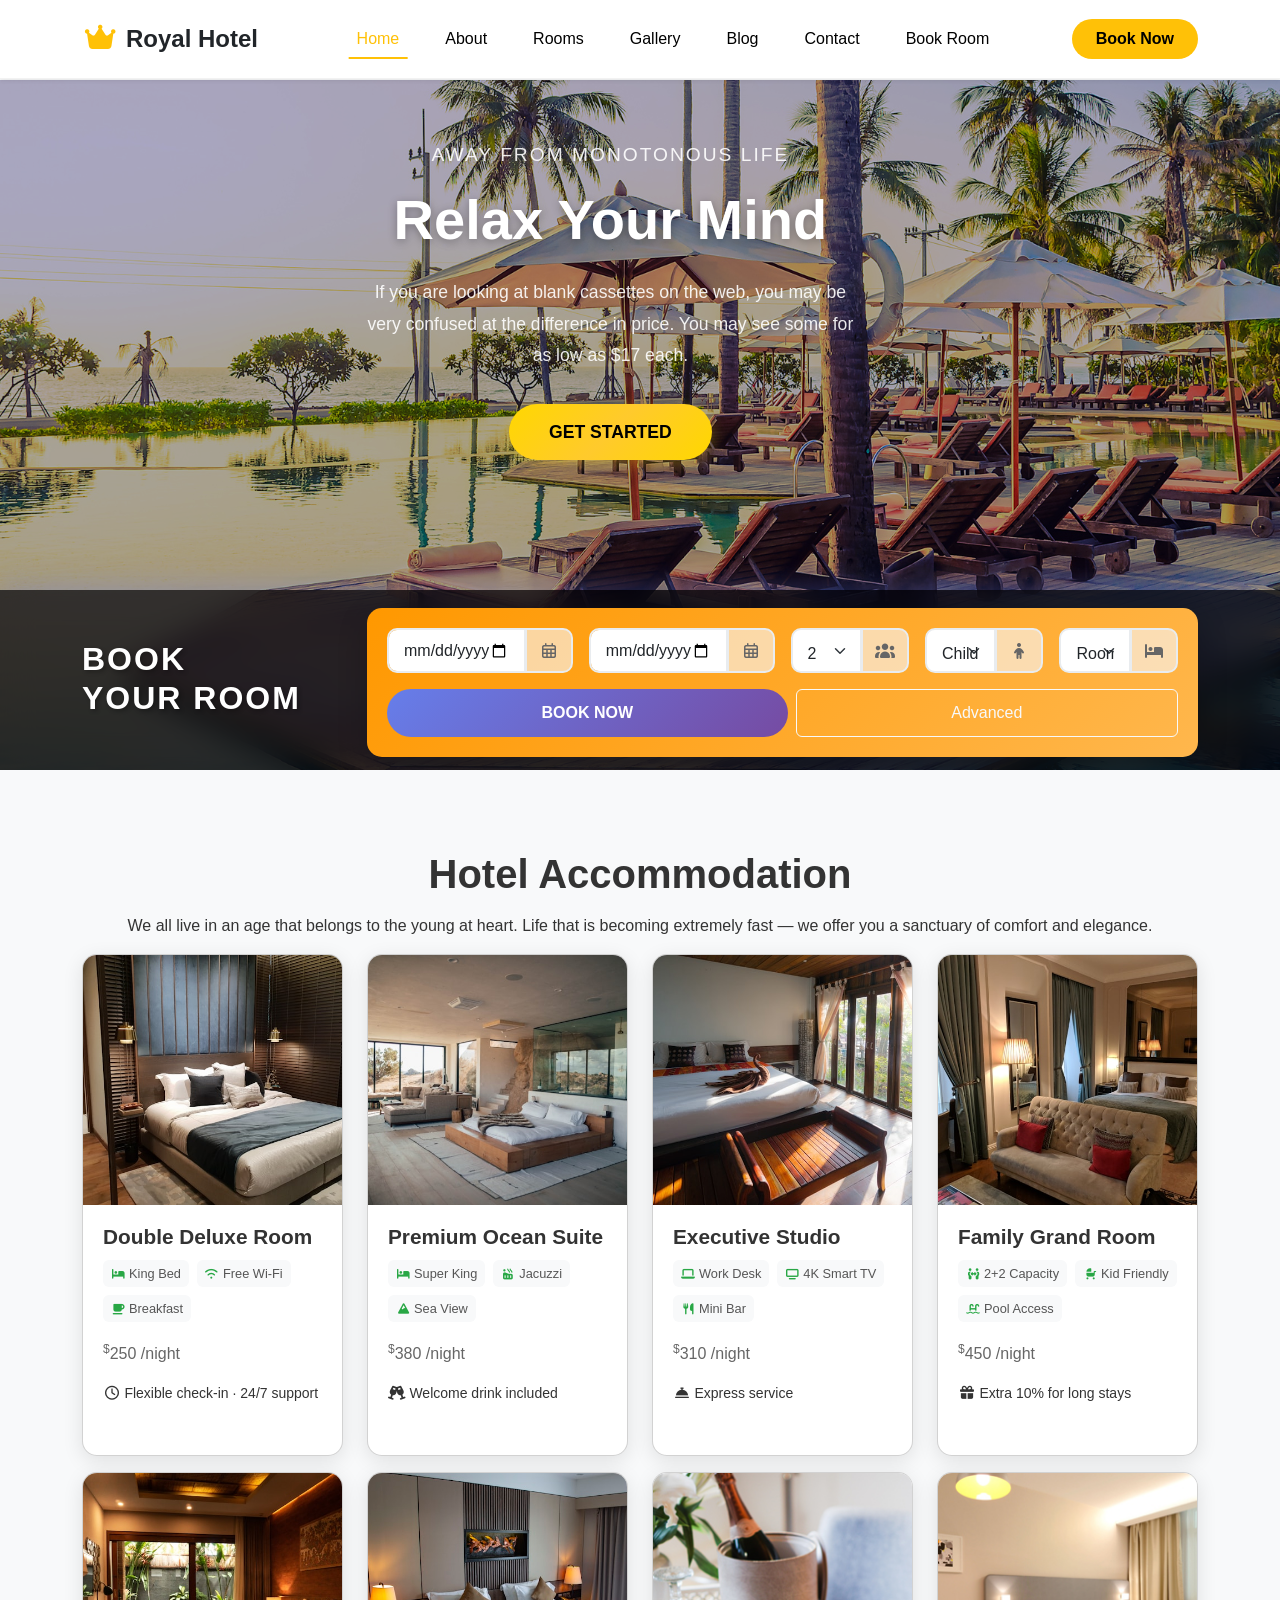
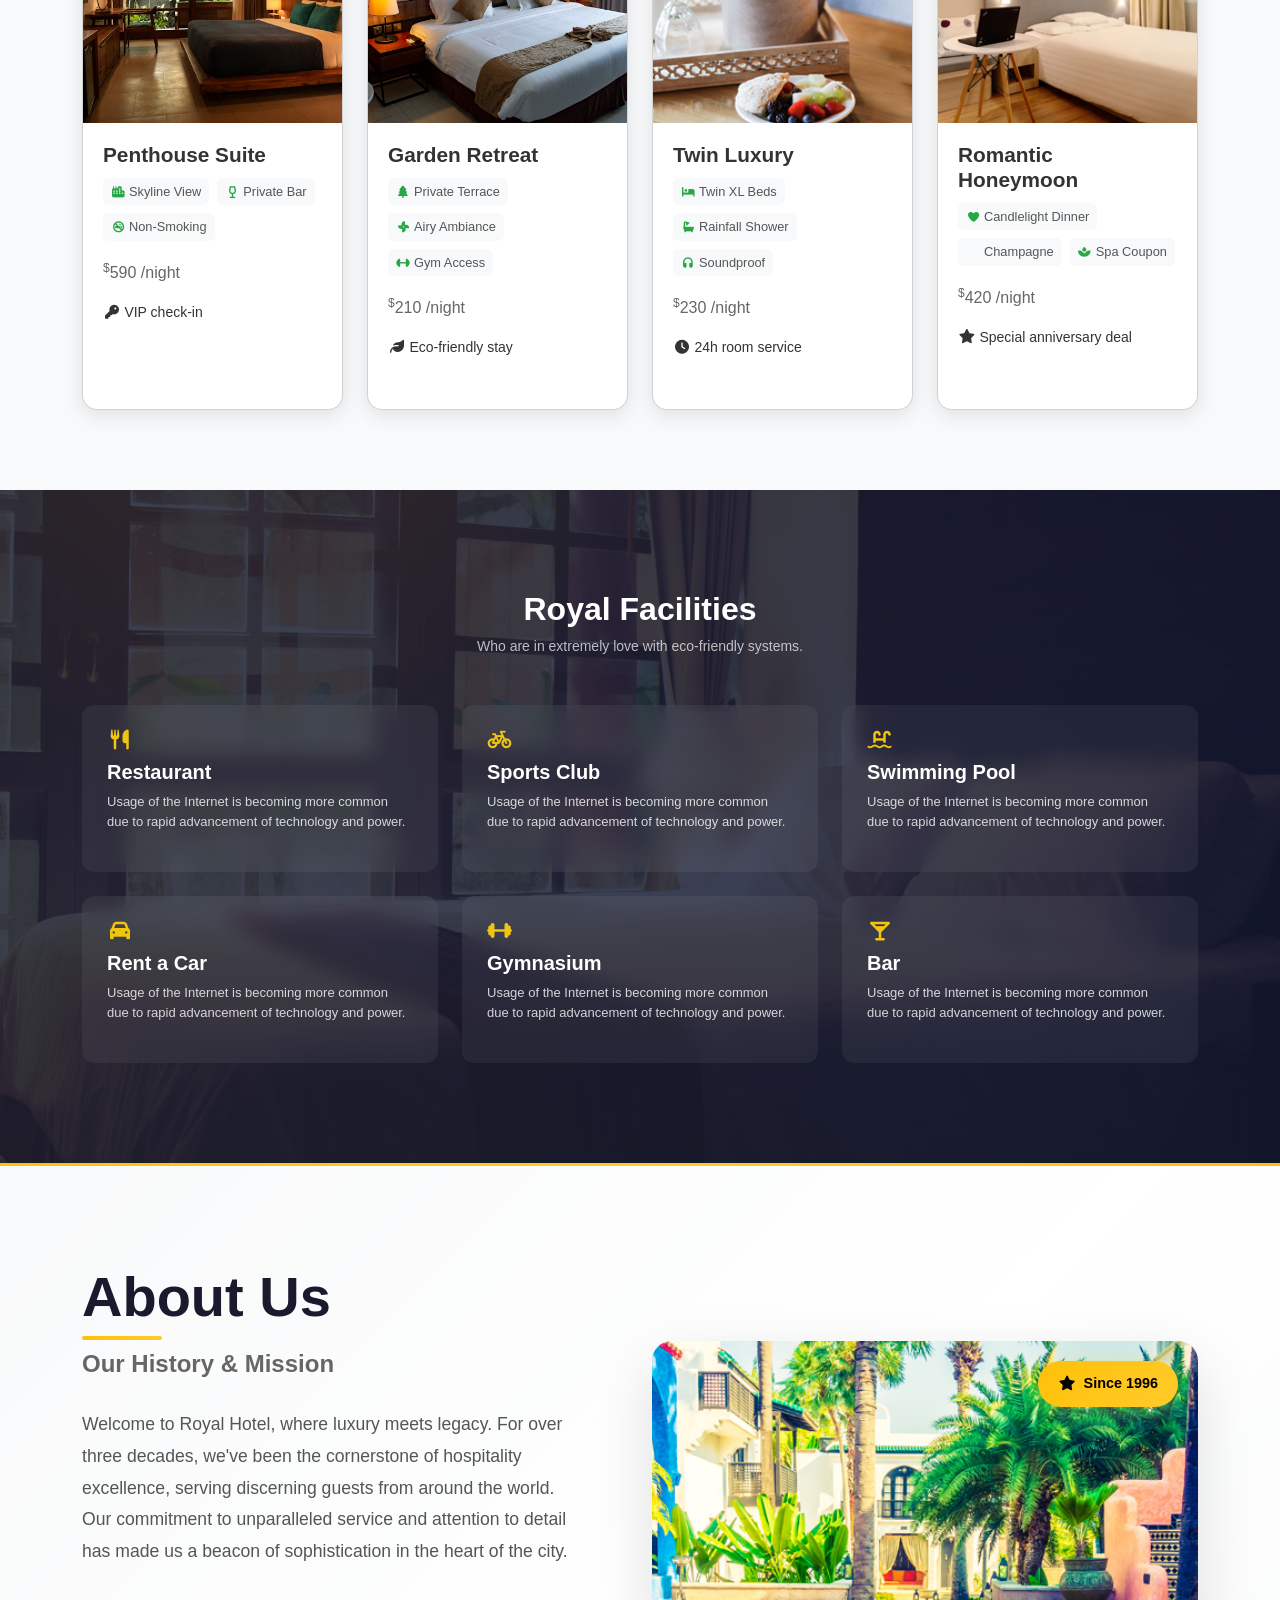
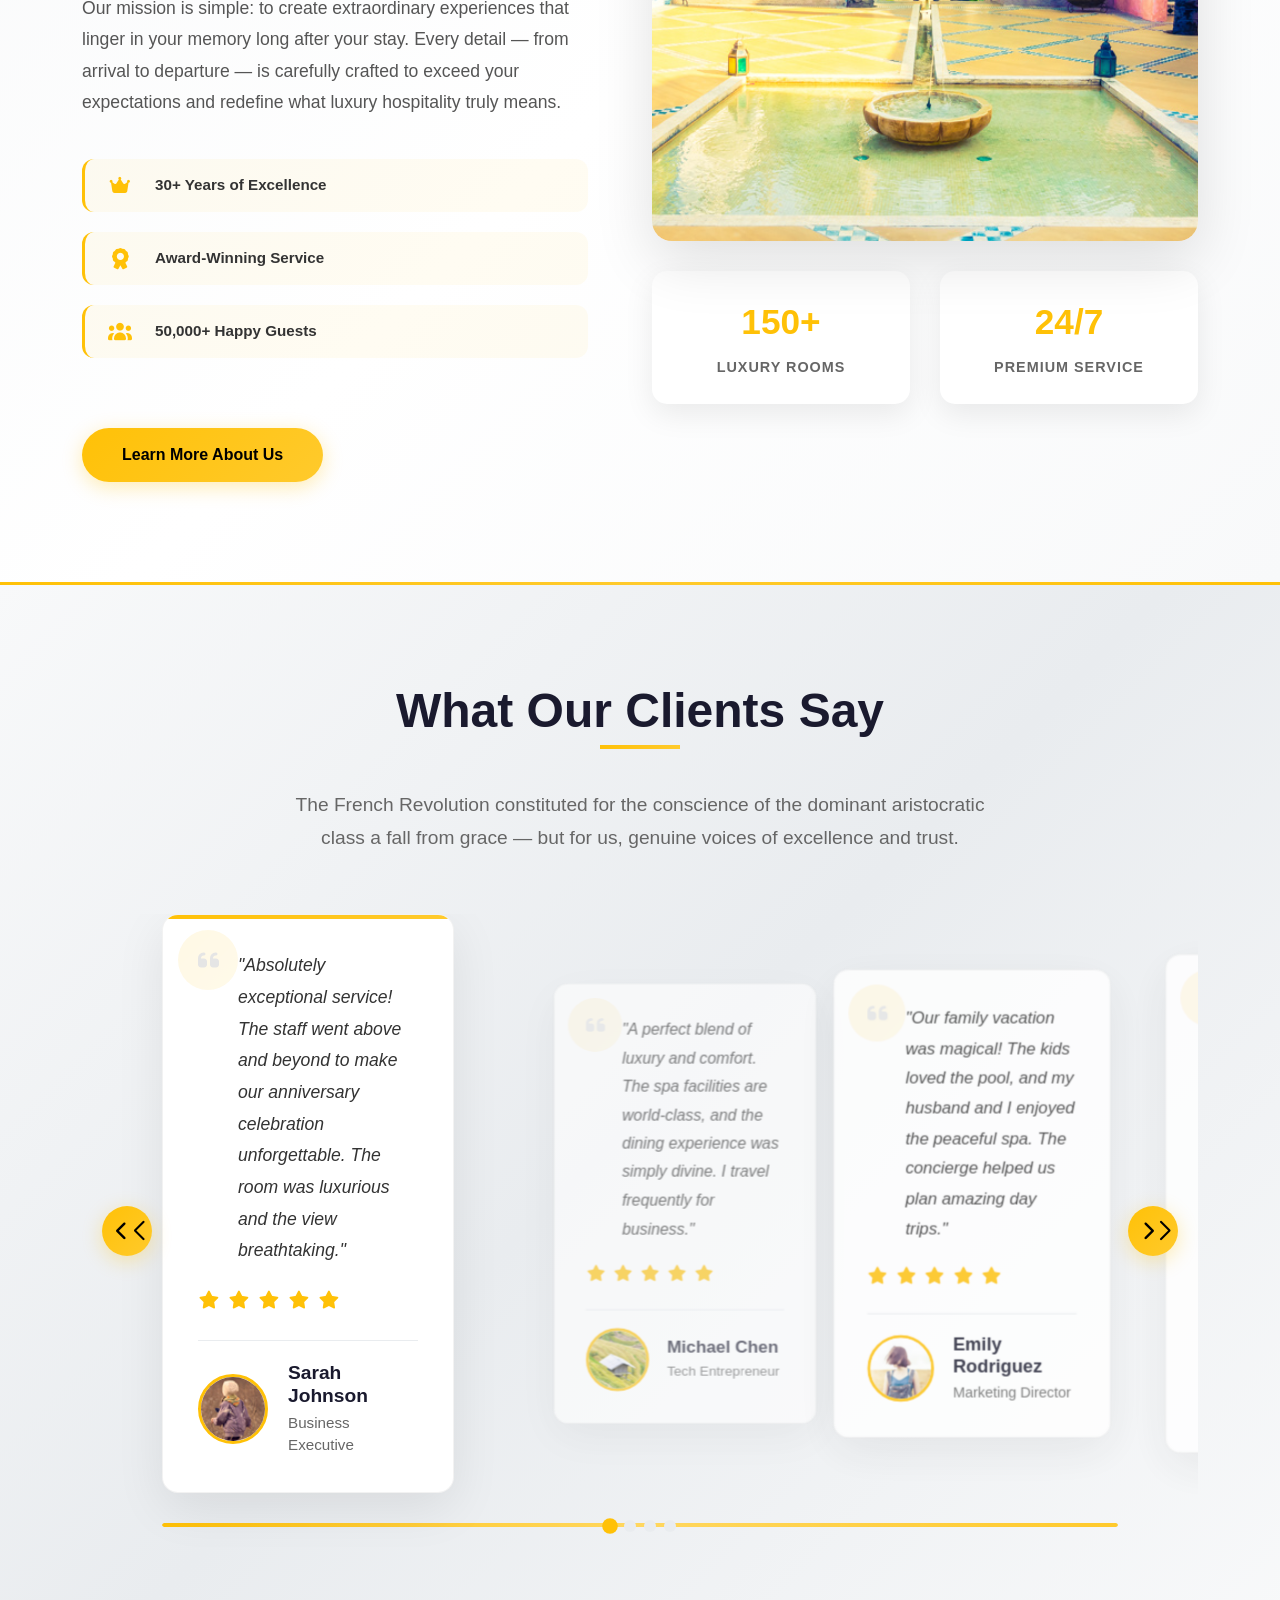
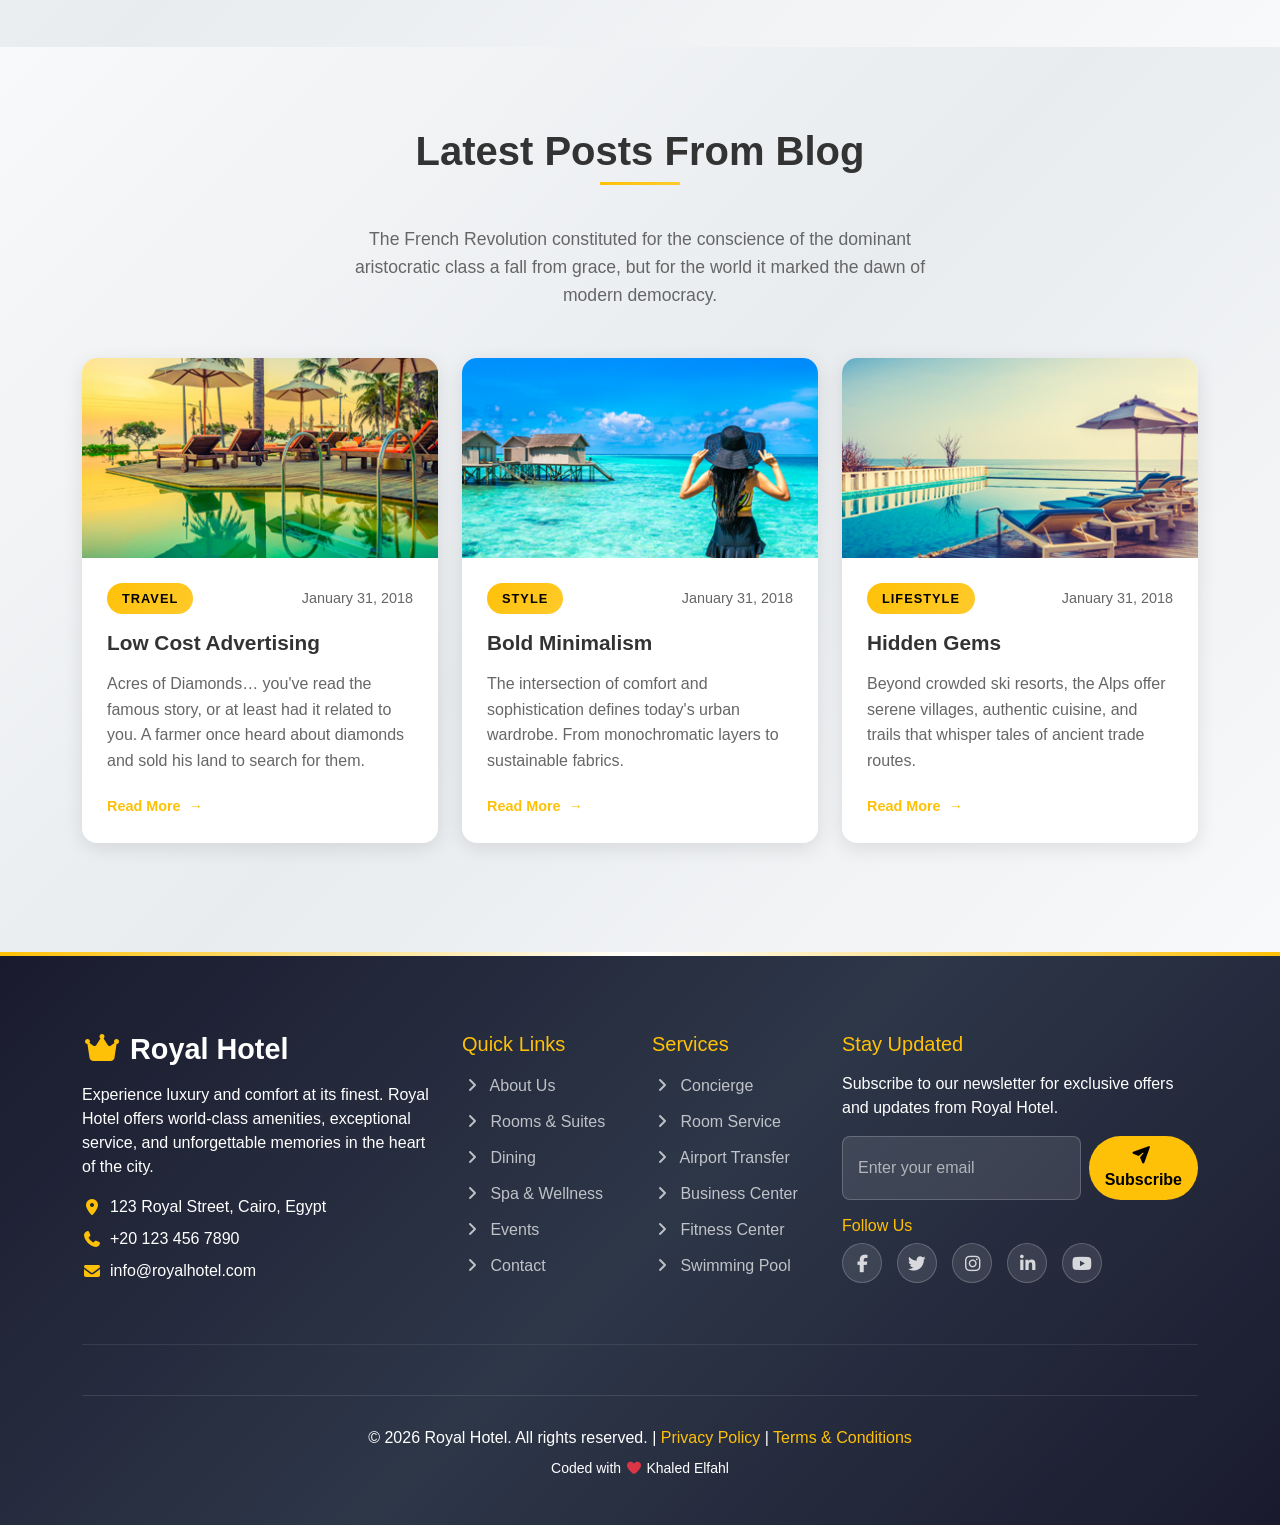
<file: index.html>
<!DOCTYPE html>
<html lang="en">

<head>
    <meta charset="UTF-8">
    <meta name="viewport" content="width=device-width, initial-scale=1.0">
    <title>Royal Hotel</title>

    <!-- Font Awesome Icons -->
    <link rel="stylesheet" href="fontawesome-free-7.1.0-web/fontawesome-free-7.1.0-web/css/all.min.css">

    <!-- Bootstrap CSS -->
    <link rel="stylesheet" href="bootstrap-5.2.3-dist/bootstrap-5.2.3-dist/css/bootstrap.min.css">

    <!-- Swiper CSS -->
    <link rel="stylesheet" href="https://cdn.jsdelivr.net/npm/swiper@11/swiper-bundle.min.css">

    <!-- Custom Styles -->
    <link rel="stylesheet" href="css/style.css">
</head>

<body>

    <!-- =============================================
         HEADER — Hero + Navbar + Booking Bar
         ============================================= -->
    <header class="header-home">

        <!-- Navbar -->
        <nav class="navbar navbar-expand-lg bg-white shadow-sm">
            <div class="container">

                <!-- Brand Logo -->
                <a class="navbar-brand d-flex align-items-center" href="#">
                    <i class="fas fa-crown text-warning me-2"></i>
                    <span class="fw-bold fs-4 text-dark">Royal Hotel</span>
                </a>

                <!-- Mobile Toggle -->
                <button class="navbar-toggler border-0" type="button" data-bs-toggle="collapse"
                    data-bs-target="#navbarNav" aria-controls="navbarNav" aria-expanded="false"
                    aria-label="Toggle navigation">
                    <i class="fas fa-bars text-dark"></i>
                </button>

                <!-- Nav Links -->
                <div class="collapse navbar-collapse" id="navbarNav">
                    <ul class="navbar-nav mx-auto">
                        <li class="nav-item"><a class="nav-link active text-dark fw-medium" href="#">Home</a></li>
                        <li class="nav-item"><a class="nav-link text-dark fw-medium" href="#">About</a></li>
                        <li class="nav-item"><a class="nav-link text-dark fw-medium" href="#">Rooms</a></li>
                        <li class="nav-item"><a class="nav-link text-dark fw-medium" href="#">Gallery</a></li>
                        <li class="nav-item"><a class="nav-link text-dark fw-medium" href="#">Blog</a></li>
                        <li class="nav-item"><a class="nav-link text-dark fw-medium" href="contact.html">Contact</a>
                        </li>
                        <li class="nav-item"><a class="nav-link text-dark fw-medium" href="book.html">Book Room</a></li>
                    </ul>

                    <button class="btn btn-warning text-dark fw-bold rounded-pill px-4"
                        onclick="window.location.href='book.html'">
                        Book Now
                    </button>
                </div>

            </div>
        </nav>
        <!-- End Navbar -->

        <!-- Hero Content -->
        <div class="hero-content">
            <div class="container">
                <div class="row align-items-center">
                    <div class="col-lg-6">
                        <div class="hero-text">
                            <p class="sub-title">Away from monotonous life</p>
                            <h1 class="main-title">Relax Your Mind</h1>
                            <p class="description">
                                If you are looking at blank cassettes on the web, you may be very confused
                                at the difference in price. You may see some for as low as $17 each.
                            </p>
                            <a href="#" class="btn btn-yellow">GET STARTED</a>
                        </div>
                    </div>
                </div>
            </div>
        </div>
        <!-- End Hero Content -->

        <!-- Quick Booking Bar -->
        <div class="booking-area">
            <div class="container">
                <div class="row align-items-center">

                    <!-- Label -->
                    <div class="col-lg-3 col-md-4">
                        <div class="booking-title">
                            <h3>BOOK<br>YOUR ROOM</h3>
                        </div>
                    </div>

                    <!-- Form -->
                    <div class="col-lg-9 col-md-8">
                        <div class="booking-form">
                            <form class="row g-3" id="headerBookingForm">

                                <!-- Check-in -->
                                <div class="col-lg-3 col-md-6 col-12">
                                    <div class="input-group">
                                        <input type="date" class="form-control" required>
                                        <span class="input-group-text"><i class="far fa-calendar-alt"></i></span>
                                    </div>
                                </div>

                                <!-- Check-out -->
                                <div class="col-lg-3 col-md-6 col-12">
                                    <div class="input-group">
                                        <input type="date" class="form-control" required>
                                        <span class="input-group-text"><i class="far fa-calendar-alt"></i></span>
                                    </div>
                                </div>

                                <!-- Adults -->
                                <div class="col-lg-2 col-md-6 col-6">
                                    <div class="input-group">
                                        <select class="form-select" required>
                                            <option>Adults</option>
                                            <option>1</option>
                                            <option selected>2</option>
                                        </select>
                                        <span class="input-group-text"><i class="fas fa-users"></i></span>
                                    </div>
                                </div>

                                <!-- Children -->
                                <div class="col-lg-2 col-md-6 col-6">
                                    <div class="input-group">
                                        <select class="form-select">
                                            <option>Children</option>
                                            <option>0</option>
                                            <option>1</option>
                                        </select>
                                        <span class="input-group-text"><i class="fas fa-child"></i></span>
                                    </div>
                                </div>

                                <!-- Room -->
                                <div class="col-lg-2 col-md-6 col-12">
                                    <div class="input-group">
                                        <select class="form-select" required>
                                            <option>Room</option>
                                            <option>Standard</option>
                                            <option>Deluxe</option>
                                        </select>
                                        <span class="input-group-text"><i class="fas fa-bed"></i></span>
                                    </div>
                                </div>

                                <!-- Buttons -->
                                <div class="col-12 d-flex flex-column flex-md-row gap-2">
                                    <button class="btn btn-book-now w-100">BOOK NOW</button>
                                    <button class="btn btn-outline-light w-100">Advanced</button>
                                </div>

                            </form>
                        </div>
                    </div>

                </div>
            </div>
        </div>
        <!-- End Quick Booking Bar -->

    </header>
    <!-- END HEADER -->


    <!-- =============================================
         ROOMS — Hotel Accommodation Section
         ============================================= -->
    <div id="accommodation"></div>
    <section class="hotel-sec">

        <div class="text-center">
            <h3>Hotel Accommodation</h3>
            <p>
                We all live in an age that belongs to the young at heart. Life that is becoming extremely
                fast — we offer you a sanctuary of comfort and elegance.
            </p>
        </div>

        <div class="container">

            <!-- Row 1: Four Room Cards -->
            <div class="row">

                <!-- Double Deluxe Room -->
                <div class="col-lg-3 col-md-6 col-sm-12">
                    <div class="card">
                        <div class="img-card">
                            <img src="img/photo-1566665797739-1674de7a421a.jfif" alt="Double Deluxe Room">
                            <a href="#" aria-label="Book Now"><i class="fas fa-calendar-check"></i> Book Now</a>
                        </div>
                        <div class="card-body">
                            <h4 class="room-title">Double Deluxe Room</h4>
                            <div class="room-features">
                                <span><i class="fas fa-bed"></i> King Bed</span>
                                <span><i class="fas fa-wifi"></i> Free Wi-Fi</span>
                                <span><i class="fas fa-coffee"></i> Breakfast</span>
                            </div>
                            <p><sup>$</sup>250 <span>/night</span></p>
                            <small><i class="far fa-clock"></i> Flexible check-in · 24/7 support</small>
                        </div>
                    </div>
                </div>

                <!-- Premium Ocean Suite -->
                <div class="col-lg-3 col-md-6 col-sm-12">
                    <div class="card">
                        <div class="img-card">
                            <img src="img/photo-1578683010236-d716f9a3f461.jfif" alt="Premium Ocean Suite">
                            <a href="#" aria-label="Book Now"><i class="fas fa-calendar-check"></i> Book Now</a>
                        </div>
                        <div class="card-body">
                            <h4 class="room-title">Premium Ocean Suite</h4>
                            <div class="room-features">
                                <span><i class="fas fa-bed"></i> Super King</span>
                                <span><i class="fas fa-hot-tub"></i> Jacuzzi</span>
                                <span><i class="fas fa-mountain"></i> Sea View</span>
                            </div>
                            <p><sup>$</sup>380 <span>/night</span></p>
                            <small><i class="fas fa-champagne-glasses"></i> Welcome drink included</small>
                        </div>
                    </div>
                </div>

                <!-- Executive Studio -->
                <div class="col-lg-3 col-md-6 col-sm-12">
                    <div class="card">
                        <div class="img-card">
                            <img src="img/photo-1582719478250-c89cae4dc85b.jfif" alt="Executive Studio">
                            <a href="#" aria-label="Book Now"><i class="fas fa-calendar-check"></i> Book Now</a>
                        </div>
                        <div class="card-body">
                            <h4 class="room-title">Executive Studio</h4>
                            <div class="room-features">
                                <span><i class="fas fa-laptop"></i> Work Desk</span>
                                <span><i class="fas fa-tv"></i> 4K Smart TV</span>
                                <span><i class="fas fa-utensils"></i> Mini Bar</span>
                            </div>
                            <p><sup>$</sup>310 <span>/night</span></p>
                            <small><i class="fas fa-concierge-bell"></i> Express service</small>
                        </div>
                    </div>
                </div>

                <!-- Family Grand Room -->
                <div class="col-lg-3 col-md-6 col-sm-12">
                    <div class="card">
                        <div class="img-card">
                            <img src="img/photo-1590490360182-c33d57733427.jfif" alt="Family Grand Room">
                            <a href="#" aria-label="Book Now"><i class="fas fa-calendar-check"></i> Book Now</a>
                        </div>
                        <div class="card-body">
                            <h4 class="room-title">Family Grand Room</h4>
                            <div class="room-features">
                                <span><i class="fas fa-people-arrows"></i> 2+2 Capacity</span>
                                <span><i class="fas fa-baby-carriage"></i> Kid Friendly</span>
                                <span><i class="fas fa-swimming-pool"></i> Pool Access</span>
                            </div>
                            <p><sup>$</sup>450 <span>/night</span></p>
                            <small><i class="fas fa-gift"></i> Extra 10% for long stays</small>
                        </div>
                    </div>
                </div>

            </div><!-- End Row 1 -->

            <!-- Row 2: Four More Room Cards -->
            <div class="row mt-3">

                <!-- Penthouse Suite -->
                <div class="col-lg-3 col-md-6 col-sm-12">
                    <div class="card">
                        <div class="img-card">
                            <img src="img/photo-1611892440504-42a792e24d32.jfif" alt="Penthouse Suite">
                            <a href="#"><i class="fas fa-calendar-check"></i> Book Now</a>
                        </div>
                        <div class="card-body">
                            <h4 class="room-title">Penthouse Suite</h4>
                            <div class="room-features">
                                <span><i class="fas fa-city"></i> Skyline View</span>
                                <span><i class="fas fa-wine-glass-alt"></i> Private Bar</span>
                                <span><i class="fas fa-smoking-ban"></i> Non-Smoking</span>
                            </div>
                            <p><sup>$</sup>590 <span>/night</span></p>
                            <small><i class="fas fa-key"></i> VIP check-in</small>
                        </div>
                    </div>
                </div>

                <!-- Garden Retreat -->
                <div class="col-lg-3 col-md-6 col-sm-12">
                    <div class="card">
                        <div class="img-card">
                            <img src="img/photo-1618773928121-c32242e63f39%20(1).jfif" alt="Garden Retreat">
                            <a href="#"><i class="fas fa-calendar-check"></i> Book Now</a>
                        </div>
                        <div class="card-body">
                            <h4 class="room-title">Garden Retreat</h4>
                            <div class="room-features">
                                <span><i class="fas fa-tree"></i> Private Terrace</span>
                                <span><i class="fas fa-fan"></i> Airy Ambiance</span>
                                <span><i class="fas fa-dumbbell"></i> Gym Access</span>
                            </div>
                            <p><sup>$</sup>210 <span>/night</span></p>
                            <small><i class="fas fa-leaf"></i> Eco-friendly stay</small>
                        </div>
                    </div>
                </div>

                <!-- Twin Luxury -->
                <div class="col-lg-3 col-md-6 col-sm-12">
                    <div class="card">
                        <div class="img-card">
                            <img src="img/room3.jpg" alt="Twin Luxury Room">
                            <a href="#"><i class="fas fa-calendar-check"></i> Book Now</a>
                        </div>
                        <div class="card-body">
                            <h4 class="room-title">Twin Luxury</h4>
                            <div class="room-features">
                                <span><i class="fas fa-bed"></i> Twin XL Beds</span>
                                <span><i class="fas fa-bath"></i> Rainfall Shower</span>
                                <span><i class="fas fa-headphones"></i> Soundproof</span>
                            </div>
                            <p><sup>$</sup>230 <span>/night</span></p>
                            <small><i class="fas fa-clock"></i> 24h room service</small>
                        </div>
                    </div>
                </div>

                <!-- Romantic Honeymoon -->
                <div class="col-lg-3 col-md-6 col-sm-12">
                    <div class="card">
                        <div class="img-card">
                            <img src="img/room2.jpg" alt="Romantic Honeymoon Suite">
                            <a href="#"><i class="fas fa-calendar-check"></i> Book Now</a>
                        </div>
                        <div class="card-body">
                            <h4 class="room-title">Romantic Honeymoon</h4>
                            <div class="room-features">
                                <span><i class="fas fa-heart"></i> Candlelight Dinner</span>
                                <span><i class="fas fa-champagne"></i> Champagne</span>
                                <span><i class="fas fa-spa"></i> Spa Coupon</span>
                            </div>
                            <p><sup>$</sup>420 <span>/night</span></p>
                            <small><i class="fas fa-star"></i> Special anniversary deal</small>
                        </div>
                    </div>
                </div>

            </div><!-- End Row 2 -->

        </div>
    </section>
    <!-- END ROOMS -->


    <!-- =============================================
         FACILITIES — Royal Facilities Section
         ============================================= -->
    <section class="facilities-section">
        <div class="container text-center">

            <h2 class="title">Royal Facilities</h2>
            <p class="subtitle">Who are in extremely love with eco-friendly systems.</p>

            <div class="row g-4 mt-4">

                <div class="col-md-4">
                    <div class="facility-card">
                        <i class="fas fa-utensils"></i>
                        <h5>Restaurant</h5>
                        <p>Usage of the Internet is becoming more common due to rapid advancement of technology and
                            power.</p>
                    </div>
                </div>

                <div class="col-md-4">
                    <div class="facility-card">
                        <i class="fas fa-bicycle"></i>
                        <h5>Sports Club</h5>
                        <p>Usage of the Internet is becoming more common due to rapid advancement of technology and
                            power.</p>
                    </div>
                </div>

                <div class="col-md-4">
                    <div class="facility-card">
                        <i class="fas fa-swimming-pool"></i>
                        <h5>Swimming Pool</h5>
                        <p>Usage of the Internet is becoming more common due to rapid advancement of technology and
                            power.</p>
                    </div>
                </div>

                <div class="col-md-4">
                    <div class="facility-card">
                        <i class="fas fa-car"></i>
                        <h5>Rent a Car</h5>
                        <p>Usage of the Internet is becoming more common due to rapid advancement of technology and
                            power.</p>
                    </div>
                </div>

                <div class="col-md-4">
                    <div class="facility-card">
                        <i class="fas fa-dumbbell"></i>
                        <h5>Gymnasium</h5>
                        <p>Usage of the Internet is becoming more common due to rapid advancement of technology and
                            power.</p>
                    </div>
                </div>

                <div class="col-md-4">
                    <div class="facility-card">
                        <i class="fas fa-glass-martini-alt"></i>
                        <h5>Bar</h5>
                        <p>Usage of the Internet is becoming more common due to rapid advancement of technology and
                            power.</p>
                    </div>
                </div>

            </div>
        </div>
    </section>
    <!-- END FACILITIES -->


    <!-- =============================================
         ABOUT — About Us Section
         ============================================= -->
    <div id="about"></div>
    <section class="about-section">
        <div class="container">
            <div class="row align-items-center">

                <!-- Left: Text Content -->
                <div class="col-lg-6">
                    <div class="about-content">
                        <h2 class="about-title">About Us</h2>
                        <h3 class="about-subtitle">Our History &amp; Mission</h3>

                        <p class="about-description">
                            Welcome to Royal Hotel, where luxury meets legacy. For over three decades, we've been
                            the cornerstone of hospitality excellence, serving discerning guests from around the world.
                            Our commitment to unparalleled service and attention to detail has made us a beacon of
                            sophistication in the heart of the city.
                        </p>
                        <p class="about-description">
                            Our mission is simple: to create extraordinary experiences that linger in your memory
                            long after your stay. Every detail — from arrival to departure — is carefully crafted
                            to exceed your expectations and redefine what luxury hospitality truly means.
                        </p>

                        <div class="about-features">
                            <div class="feature-item">
                                <i class="fas fa-crown"></i>
                                <span>30+ Years of Excellence</span>
                            </div>
                            <div class="feature-item">
                                <i class="fas fa-award"></i>
                                <span>Award-Winning Service</span>
                            </div>
                            <div class="feature-item">
                                <i class="fas fa-users"></i>
                                <span>50,000+ Happy Guests</span>
                            </div>
                        </div>

                        <button class="btn btn-about">Learn More About Us</button>
                    </div>
                </div>

                <!-- Right: Image + Stats -->
                <div class="col-lg-6">
                    <div class="about-image-container">
                        <div class="about-image-wrapper">
                            <img src="img/about_bg.jpg" alt="Royal Hotel Exterior" class="about-main-image">
                            <div class="image-overlay"></div>
                            <div class="image-badge">
                                <i class="fas fa-star"></i>
                                <span>Since 1996</span>
                            </div>
                        </div>

                        <div class="about-stats">
                            <div class="stat-item">
                                <div class="stat-number">150+</div>
                                <div class="stat-label">Luxury Rooms</div>
                            </div>
                            <div class="stat-item">
                                <div class="stat-number">24/7</div>
                                <div class="stat-label">Premium Service</div>
                            </div>
                        </div>
                    </div>
                </div>

            </div>
        </div>
    </section>
    <!-- END ABOUT -->


    <!-- =============================================
         TESTIMONIALS — Swiper Slider
         ============================================= -->
    <section class="testimonial-sec">
        <div class="container">

            <div class="testimonial-header">
                <h2 class="testimonial-title">What Our Clients Say</h2>
                <p class="testimonial-subtitle">
                    The French Revolution constituted for the conscience of the dominant aristocratic class
                    a fall from grace — but for us, genuine voices of excellence and trust.
                </p>
            </div>

            <!-- Swiper Wrapper -->
            <div class="swiper testimonialSwiper">
                <div class="swiper-wrapper">

                    <!-- Testimonial 1 -->
                    <div class="swiper-slide">
                        <div class="testimonial-card">
                            <div class="testimonial-content">
                                <div class="testimonial-icon"><i class="fas fa-quote-left"></i></div>
                                <p class="testimonial-text">
                                    "Absolutely exceptional service! The staff went above and beyond to make our
                                    anniversary celebration unforgettable. The room was luxurious and the view
                                    breathtaking."
                                </p>
                                <div class="testimonial-rating">
                                    <i class="fas fa-star"></i><i class="fas fa-star"></i>
                                    <i class="fas fa-star"></i><i class="fas fa-star"></i><i class="fas fa-star"></i>
                                </div>
                            </div>
                            <div class="testimonial-author">
                                <img src="img/Image-01.jpg" alt="Sarah Johnson" class="author-avatar"
                                    onerror="this.src='img/download.jpg'">
                                <div class="author-details">
                                    <h4>Sarah Johnson</h4>
                                    <p>Business Executive</p>
                                </div>
                            </div>
                        </div>
                    </div>

                    <!-- Testimonial 2 -->
                    <div class="swiper-slide">
                        <div class="testimonial-card">
                            <div class="testimonial-content">
                                <div class="testimonial-icon"><i class="fas fa-quote-left"></i></div>
                                <p class="testimonial-text">
                                    "A perfect blend of luxury and comfort. The spa facilities are world-class,
                                    and the dining experience was simply divine. I travel frequently for business."
                                </p>
                                <div class="testimonial-rating">
                                    <i class="fas fa-star"></i><i class="fas fa-star"></i>
                                    <i class="fas fa-star"></i><i class="fas fa-star"></i><i class="fas fa-star"></i>
                                </div>
                            </div>
                            <div class="testimonial-author">
                                <img src="img/Image-02.jpg" alt="Michael Chen" class="author-avatar"
                                    onerror="this.src='img/download.jpg'">
                                <div class="author-details">
                                    <h4>Michael Chen</h4>
                                    <p>Tech Entrepreneur</p>
                                </div>
                            </div>
                        </div>
                    </div>

                    <!-- Testimonial 3 -->
                    <div class="swiper-slide">
                        <div class="testimonial-card">
                            <div class="testimonial-content">
                                <div class="testimonial-icon"><i class="fas fa-quote-left"></i></div>
                                <p class="testimonial-text">
                                    "Our family vacation was magical! The kids loved the pool, and my husband
                                    and I enjoyed the peaceful spa. The concierge helped us plan amazing day trips."
                                </p>
                                <div class="testimonial-rating">
                                    <i class="fas fa-star"></i><i class="fas fa-star"></i>
                                    <i class="fas fa-star"></i><i class="fas fa-star"></i><i class="fas fa-star"></i>
                                </div>
                            </div>
                            <div class="testimonial-author">
                                <img src="img/Image-03.jpg" alt="Emily Rodriguez" class="author-avatar"
                                    onerror="this.src='img/download.jpg'">
                                <div class="author-details">
                                    <h4>Emily Rodriguez</h4>
                                    <p>Marketing Director</p>
                                </div>
                            </div>
                        </div>
                    </div>

                    <!-- Testimonial 4 -->
                    <div class="swiper-slide">
                        <div class="testimonial-card">
                            <div class="testimonial-content">
                                <div class="testimonial-icon"><i class="fas fa-quote-left"></i></div>
                                <p class="testimonial-text">
                                    "Impeccable service and stunning architecture. The attention to detail in
                                    every aspect of our stay was remarkable. From the moment we arrived, we felt like
                                    royalty."
                                </p>
                                <div class="testimonial-rating">
                                    <i class="fas fa-star"></i><i class="fas fa-star"></i>
                                    <i class="fas fa-star"></i><i class="fas fa-star"></i><i class="fas fa-star"></i>
                                </div>
                            </div>
                            <div class="testimonial-author">
                                <img src="img/Image-04.jpg" alt="David Williams" class="author-avatar"
                                    onerror="this.src='img/download.jpg'">
                                <div class="author-details">
                                    <h4>David Williams</h4>
                                    <p>Architect</p>
                                </div>
                            </div>
                        </div>
                    </div>

                </div><!-- End .swiper-wrapper -->

                <!-- Swiper Navigation Arrows -->
                <div class="swiper-button-next testimonial-nav-next">
                    <i class="fas fa-chevron-right"></i>
                </div>
                <div class="swiper-button-prev testimonial-nav-prev">
                    <i class="fas fa-chevron-left"></i>
                </div>

                <!-- Swiper Pagination Dots -->
                <div class="swiper-pagination testimonial-pagination"></div>

                <!-- Autoplay Progress Bar -->
                <div class="testimonial-progress">
                    <div class="progress-bar" id="progressBar"></div>
                </div>

            </div><!-- End .testimonialSwiper -->

        </div>
    </section>
    <!-- END TESTIMONIALS -->


    <!-- =============================================
         BLOG — Latest Posts Section
         ============================================= -->
    <section class="latest-post">
        <div class="container">

            <div class="section-header text-center mb-5">
                <h3>Latest Posts From Blog</h3>
                <p>
                    The French Revolution constituted for the conscience of the dominant aristocratic
                    class a fall from grace, but for the world it marked the dawn of modern democracy.
                </p>
            </div>

            <div class="row">

                <!-- Post 1 -->
                <div class="col-md-4">
                    <div class="post-item">
                        <div class="post-image">
                            <img src="img/blog-1.jpg" alt="Low Cost Advertising Blog Post">
                        </div>
                        <div class="post-content">
                            <div class="post-meta">
                                <span class="post-category">Travel</span>
                                <span class="post-date">January 31, 2018</span>
                            </div>
                            <h4 class="post-title">Low Cost Advertising</h4>
                            <p class="post-excerpt">
                                Acres of Diamonds… you've read the famous story, or at least had it related to you.
                                A farmer once heard about diamonds and sold his land to search for them.
                            </p>
                            <a href="#" class="read-more">Read More</a>
                        </div>
                    </div>
                </div>

                <!-- Post 2 -->
                <div class="col-md-4">
                    <div class="post-item">
                        <div class="post-image">
                            <img src="img/blog-2.jpg" alt="Bold Minimalism Blog Post">
                        </div>
                        <div class="post-content">
                            <div class="post-meta">
                                <span class="post-category">Style</span>
                                <span class="post-date">January 31, 2018</span>
                            </div>
                            <h4 class="post-title">Bold Minimalism</h4>
                            <p class="post-excerpt">
                                The intersection of comfort and sophistication defines today's urban wardrobe.
                                From monochromatic layers to sustainable fabrics.
                            </p>
                            <a href="#" class="read-more">Read More</a>
                        </div>
                    </div>
                </div>

                <!-- Post 3 -->
                <div class="col-md-4">
                    <div class="post-item">
                        <div class="post-image">
                            <img src="img/blog-3.jpg" alt="Hidden Gems Blog Post">
                        </div>
                        <div class="post-content">
                            <div class="post-meta">
                                <span class="post-category">Lifestyle</span>
                                <span class="post-date">January 31, 2018</span>
                            </div>
                            <h4 class="post-title">Hidden Gems</h4>
                            <p class="post-excerpt">
                                Beyond crowded ski resorts, the Alps offer serene villages, authentic cuisine,
                                and trails that whisper tales of ancient trade routes.
                            </p>
                            <a href="#" class="read-more">Read More</a>
                        </div>
                    </div>
                </div>

            </div>
        </div>
    </section>
    <!-- END BLOG -->


    <!-- =============================================
         FOOTER
         ============================================= -->
    <footer class="sec-footer">
        <div class="container">
            <div class="row">

                <!-- Column 1: About & Contact Info -->
                <div class="col-lg-4 col-md-6 mb-4">
                    <div class="footer-about">
                        <div class="footer-logo d-flex align-items-center mb-3">
                            <i class="fas fa-crown text-warning me-2"></i>
                            <h4 class="text-white mb-0">Royal Hotel</h4>
                        </div>
                        <p class="text-light-50">
                            Experience luxury and comfort at its finest. Royal Hotel offers world-class amenities,
                            exceptional service, and unforgettable memories in the heart of the city.
                        </p>
                        <div class="footer-contact mt-3">
                            <div class="contact-item d-flex align-items-center mb-2">
                                <i class="fas fa-map-marker-alt text-warning me-2"></i>
                                <span class="text-light-50">123 Royal Street, Cairo, Egypt</span>
                            </div>
                            <div class="contact-item d-flex align-items-center mb-2">
                                <i class="fas fa-phone text-warning me-2"></i>
                                <span class="text-light-50">+20 123 456 7890</span>
                            </div>
                            <div class="contact-item d-flex align-items-center">
                                <i class="fas fa-envelope text-warning me-2"></i>
                                <span class="text-light-50">info@royalhotel.com</span>
                            </div>
                        </div>
                    </div>
                </div>

                <!-- Column 2: Quick Links -->
                <div class="col-lg-2 col-md-6 mb-4">
                    <h5 class="text-warning mb-3">Quick Links</h5>
                    <ul class="footer-links list-unstyled">
                        <li class="mb-2"><a href="#" class="text-light-50 text-decoration-none"><i
                                    class="fas fa-angle-right me-1"></i> About Us</a></li>
                        <li class="mb-2"><a href="#" class="text-light-50 text-decoration-none"><i
                                    class="fas fa-angle-right me-1"></i> Rooms &amp; Suites</a></li>
                        <li class="mb-2"><a href="#" class="text-light-50 text-decoration-none"><i
                                    class="fas fa-angle-right me-1"></i> Dining</a></li>
                        <li class="mb-2"><a href="#" class="text-light-50 text-decoration-none"><i
                                    class="fas fa-angle-right me-1"></i> Spa &amp; Wellness</a></li>
                        <li class="mb-2"><a href="#" class="text-light-50 text-decoration-none"><i
                                    class="fas fa-angle-right me-1"></i> Events</a></li>
                        <li> <a href="contact.html" class="text-light-50 text-decoration-none"><i
                                    class="fas fa-angle-right me-1"></i> Contact</a></li>
                    </ul>
                </div>

                <!-- Column 3: Services -->
                <div class="col-lg-2 col-md-6 mb-4">
                    <h5 class="text-warning mb-3">Services</h5>
                    <ul class="footer-links list-unstyled">
                        <li class="mb-2"><a href="#" class="text-light-50 text-decoration-none"><i
                                    class="fas fa-angle-right me-1"></i> Concierge</a></li>
                        <li class="mb-2"><a href="#" class="text-light-50 text-decoration-none"><i
                                    class="fas fa-angle-right me-1"></i> Room Service</a></li>
                        <li class="mb-2"><a href="#" class="text-light-50 text-decoration-none"><i
                                    class="fas fa-angle-right me-1"></i> Airport Transfer</a></li>
                        <li class="mb-2"><a href="#" class="text-light-50 text-decoration-none"><i
                                    class="fas fa-angle-right me-1"></i> Business Center</a></li>
                        <li class="mb-2"><a href="#" class="text-light-50 text-decoration-none"><i
                                    class="fas fa-angle-right me-1"></i> Fitness Center</a></li>
                        <li> <a href="#" class="text-light-50 text-decoration-none"><i
                                    class="fas fa-angle-right me-1"></i> Swimming Pool</a></li>
                    </ul>
                </div>

                <!-- Column 4: Newsletter & Social -->
                <div class="col-lg-4 col-md-6 mb-4">
                    <h5 class="text-warning mb-3">Stay Updated</h5>
                    <p class="text-light-50 mb-3">
                        Subscribe to our newsletter for exclusive offers and updates from Royal Hotel.
                    </p>
                   <form class="newsletter-form">
    <div class="d-flex flex-column flex-md-row align-items-stretch mb-3 gap-2">
        <input type="email" class="form-control" placeholder="Enter your email" required>
        <button class="btn btn-warning py-2 px-3" type="submit">
            <i class="fas fa-paper-plane me-1"></i> Subscribe
        </button>
    </div>
</form>

                    <div class="social-links mt-3">
                        <h6 class="text-warning mb-2">Follow Us</h6>
                        <div class="social-icons">
                            <a href="#" class="social-icon" aria-label="Facebook"><i class="fab fa-facebook-f"></i></a>
                            <a href="#" class="social-icon" aria-label="Twitter"><i class="fab fa-twitter"></i></a>
                            <a href="#" class="social-icon" aria-label="Instagram"><i class="fab fa-instagram"></i></a>
                            <a href="#" class="social-icon" aria-label="LinkedIn"><i class="fab fa-linkedin-in"></i></a>
                            <a href="#" class="social-icon" aria-label="YouTube"><i class="fab fa-youtube"></i></a>
                        </div>
                    </div>
                </div>

            </div><!-- End .row -->

            <hr class="border-secondary my-4">

            <!-- Copyright -->
            <div class="copyright text-center">
                <p class="text-light-50 mb-2">
                    &copy; 2026 Royal Hotel. All rights reserved. |
                    <a href="#" class="text-warning text-decoration-none">Privacy Policy</a> |
                    <a href="#" class="text-warning text-decoration-none">Terms &amp; Conditions</a>
                </p>
                <p class="text-light-50 small">
                    Coded with <i class="fas fa-heart text-danger"></i> Khaled Elfahl
                </p>
            </div>

        </div>
    </footer>
    <!-- END FOOTER -->


    <!-- =============================================
         SCRIPTS — Load order matters
         ============================================= -->

    <!-- Bootstrap JS (includes Popper) -->
    <script src="bootstrap-5.2.3-dist/bootstrap-5.2.3-dist/js/bootstrap.bundle.min.js"></script>

    <!-- Swiper JS -->
    <script src="https://cdn.jsdelivr.net/npm/swiper@11/swiper-bundle.min.js"></script>

    <!-- Custom Scripts -->
    <script src="js/main.js"></script>
    <script src="js/swiper-fix.js"></script>
    <script src="js/booking.js"></script>

</body>

</html>
</file>
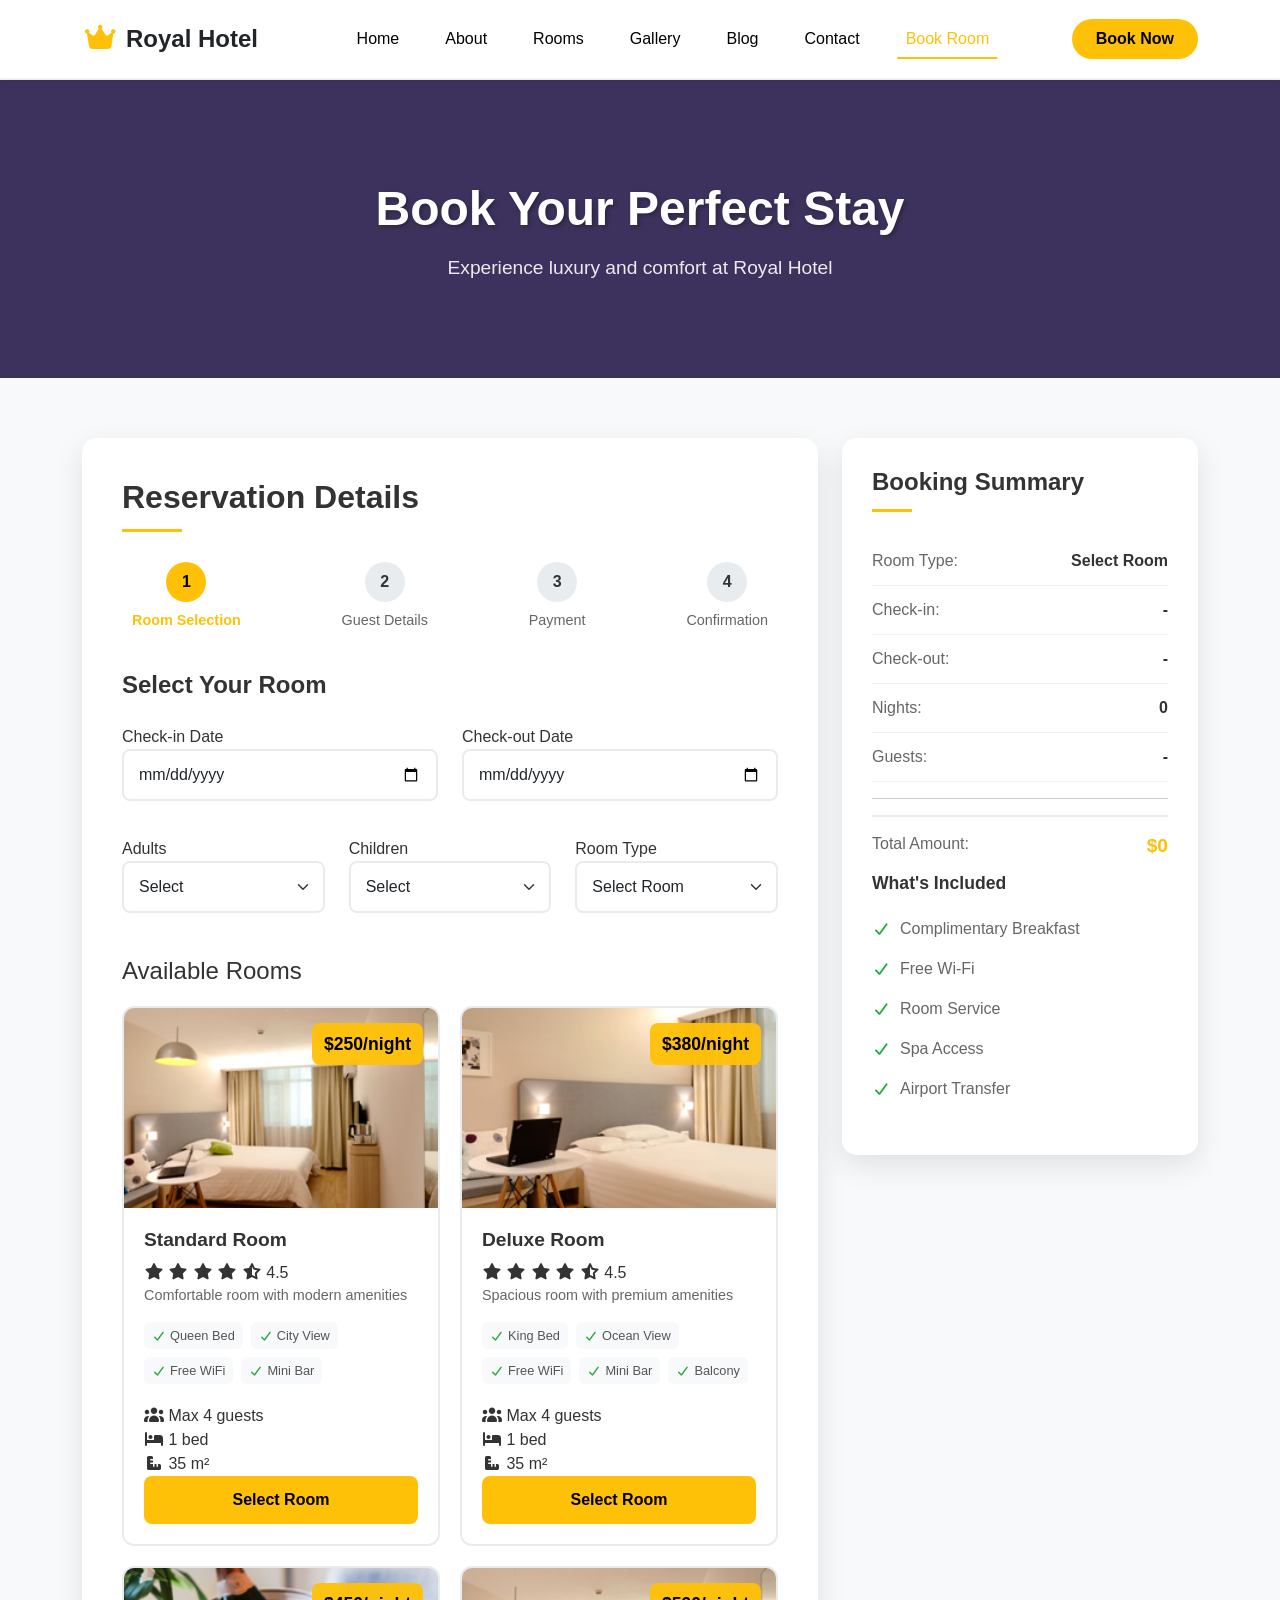
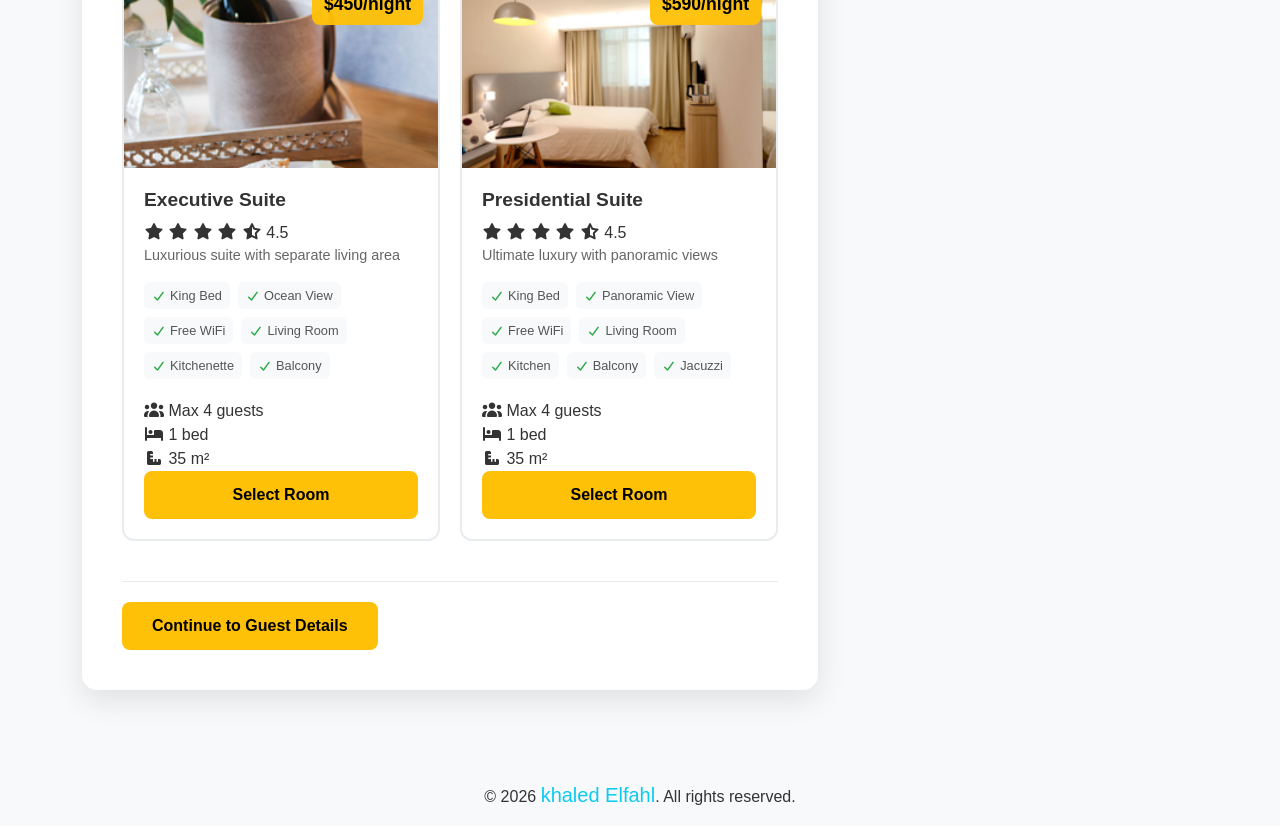
<file: book.html>
<!DOCTYPE html>
<html lang="en">

<head>
    <meta charset="UTF-8">
    <meta name="viewport" content="width=device-width, initial-scale=1.0">
    <title>Book Your Room - Royal Hotel</title>
    <!-- font Awsome -->
    <link rel="stylesheet" href="fontawesome-free-7.1.0-web/fontawesome-free-7.1.0-web/css/all.min.css">
    <!-- boatstrap -->
    <link rel="stylesheet" href="bootstrap-5.2.3-dist/bootstrap-5.2.3-dist/css/bootstrap.min.css">
    <!-- Swiper CSS -->
    <link rel="stylesheet" href="https://cdn.jsdelivr.net/npm/swiper@11/swiper-bundle.min.css"/>
    <!-- style css -->
    <link rel="stylesheet" href="css/style.css">
</head>

<body>
    
    <!-- start Header -->
    <header class="booking-header">
        <nav class="navbar navbar-expand-lg bg-white shadow-sm">
            <div class="container">
                <a class="navbar-brand d-flex align-items-center" href="index.html">
                    <i class="fas fa-crown text-warning me-2"></i>
                    <span class="fw-bold fs-4 text-dark">Royal Hotel</span>
                </a>
                <button class="navbar-toggler border-0" type="button" data-bs-toggle="collapse" data-bs-target="#navbarNav" aria-controls="navbarNav" aria-expanded="false" aria-label="Toggle navigation">
                    <i class="fas fa-bars text-dark"></i>
                </button>
                <div class="collapse navbar-collapse" id="navbarNav">
                    <ul class="navbar-nav mx-auto">
                        <li class="nav-item">
                            <a class="nav-link text-dark fw-medium" href="index.html">Home</a>
                        </li>
                        <li class="nav-item">
                            <a class="nav-link text-dark fw-medium" href="#">About</a>
                        </li>
                        <li class="nav-item">
                            <a class="nav-link text-dark fw-medium" href="#">Rooms</a>
                        </li>
                        <li class="nav-item">
                            <a class="nav-link text-dark fw-medium" href="#">Gallery</a>
                        </li>
                        <li class="nav-item">
                            <a class="nav-link text-dark fw-medium" href="#">Blog</a>
                        </li>
                        <li class="nav-item">
                            <a class="nav-link text-dark fw-medium" href="contact.html">Contact</a>
                        </li>
                        <li class="nav-item">
                            <a class="nav-link active text-warning fw-medium" href="book.html">Book Room</a>
                        </li>
                    </ul>
                    <button class="btn btn-warning text-dark fw-bold rounded-pill px-4">Book Now</button>
                </div>
            </div>
        </nav>

        <!-- Booking Hero Section -->
        <div class="booking-hero">
            <div class="container">
                <div class="row">
                    <div class="col-12">
                        <div class="booking-hero-content text-center">
                            <h1 class="booking-hero-title">Book Your Perfect Stay</h1>
                            <p class="booking-hero-subtitle">Experience luxury and comfort at Royal Hotel</p>
                        </div>
                    </div>
                </div>
            </div>
        </div>
    </header>

    <!-- End Header -->

    <!-- Main Booking Content -->
    <main class="booking-main">
        <div class="container">
            <div class="row">
                <!-- Booking Form Section -->
                <div class="col-lg-8">
                    <div class="booking-form-container">
                        <h2 class="section-title">Reservation Details</h2>
                        
                        <!-- Progress Steps -->
                        <div class="booking-progress">
                            <div class="booking-progress-bar"></div>
                            <div class="progress-step active" data-step="1">
                                <div class="step-number">1</div>
                                <div class="step-label">Room Selection</div>
                            </div>
                            <div class="progress-step" data-step="2">
                                <div class="step-number">2</div>
                                <div class="step-label">Guest Details</div>
                            </div>
                            <div class="progress-step" data-step="3">
                                <div class="step-number">3</div>
                                <div class="step-label">Payment</div>
                            </div>
                            <div class="progress-step" data-step="4">
                                <div class="step-number">4</div>
                                <div class="step-label">Confirmation</div>
                            </div>
                        </div>

                        <!-- Step 1: Room Selection -->
                        <div class="booking-step active" id="step1">
                            <h3>Select Your Room</h3>
                            <form id="roomSelectionForm">
                                <div class="row">
                                    <div class="col-md-6">
                                        <div class="form-group">
                                            <label for="checkIn">Check-in Date</label>
                                            <input type="date" class="form-control" id="checkIn" required>
                                        </div>
                                    </div>
                                    <div class="col-md-6">
                                        <div class="form-group">
                                            <label for="checkOut">Check-out Date</label>
                                            <input type="date" class="form-control" id="checkOut" required>
                                        </div>
                                    </div>
                                </div>
                                
                                <div class="row mt-3">
                                    <div class="col-md-4">
                                        <div class="form-group">
                                            <label for="adults">Adults</label>
                                            <select class="form-select" id="adults" required>
                                                <option value="">Select</option>
                                                <option value="1">1 Adult</option>
                                                <option value="2">2 Adults</option>
                                                <option value="3">3 Adults</option>
                                                <option value="4">4 Adults</option>
                                            </select>
                                        </div>
                                    </div>
                                    <div class="col-md-4">
                                        <div class="form-group">
                                            <label for="children">Children</label>
                                            <select class="form-select" id="children">
                                                <option value="">Select</option>
                                                <option value="0">0 Children</option>
                                                <option value="1">1 Child</option>
                                                <option value="2">2 Children</option>
                                                <option value="3">3 Children</option>
                                            </select>
                                        </div>
                                    </div>
                                    <div class="col-md-4">
                                        <div class="form-group">
                                            <label for="roomType">Room Type</label>
                                            <select class="form-select" id="roomType" required>
                                                <option value="">Select Room</option>
                                                <option value="standard" data-price="250">Standard Room - $250/night</option>
                                                <option value="deluxe" data-price="380">Deluxe Room - $380/night</option>
                                                <option value="suite" data-price="450">Suite - $450/night</option>
                                                <option value="presidential" data-price="590">Presidential - $590/night</option>
                                            </select>
                                        </div>
                                    </div>
                                </div>

                                <div class="room-selection mt-4">
                                    <h4>Available Rooms</h4>
                                    <div class="room-cards" id="roomCards">
                                        <!-- Room cards will be dynamically loaded here -->
                                    </div>
                                </div>

                                <div class="step-navigation">
                                    <button type="button" class="btn btn-next" onclick="nextStep(2)">Continue to Guest Details</button>
                                </div>
                            </form>
                        </div>

                        <!-- Step 2: Guest Details -->
                        <div class="booking-step" id="step2">
                            <h3>Guest Information</h3>
                            <form id="guestDetailsForm">
                                <div class="row">
                                    <div class="col-md-6">
                                        <div class="form-group floating-label">
                                            <input type="text" class="form-control" id="firstName" placeholder=" " required>
                                            <label for="firstName">First Name</label>
                                        </div>
                                    </div>
                                    <div class="col-md-6">
                                        <div class="form-group floating-label">
                                            <input type="text" class="form-control" id="lastName" placeholder=" " required>
                                            <label for="lastName">Last Name</label>
                                        </div>
                                    </div>
                                </div>

                                <div class="row mt-3">
                                    <div class="col-md-6">
                                        <div class="form-group floating-label">
                                            <input type="email" class="form-control" id="email" placeholder=" " required>
                                            <label for="email">Email Address</label>
                                        </div>
                                    </div>
                                    <div class="col-md-6">
                                        <div class="form-group floating-label">
                                            <input type="tel" class="form-control" id="phone" placeholder=" " required>
                                            <label for="phone">Phone Number</label>
                                        </div>
                                    </div>
                                </div>

                                <div class="row mt-3">
                                    <div class="col-md-4">
                                        <div class="form-group">
                                            <label for="country">Country</label>
                                            <select class="form-select" id="country" required>
                                                <option value="">Select Country</option>
                                                <option value="US">United States</option>
                                                <option value="UK">United Kingdom</option>
                                                <option value="CA">Canada</option>
                                                <option value="AU">Australia</option>
                                                <option value="FR">France</option>
                                                <option value="DE">Germany</option>
                                                <option value="IT">Italy</option>
                                                <option value="ES">Spain</option>
                                                <option value="JP">Japan</option>
                                                <option value="CN">China</option>
                                                <option value="OTHER">Other</option>
                                            </select>
                                        </div>
                                    </div>
                                    <div class="col-md-4">
                                        <div class="form-group">
                                            <label for="arrivalTime">Estimated Arrival Time</label>
                                            <select class="form-select" id="arrivalTime">
                                                <option value="">Select Time</option>
                                                <option value="morning">Morning (6AM - 12PM)</option>
                                                <option value="afternoon">Afternoon (12PM - 6PM)</option>
                                                <option value="evening">Evening (6PM - 11PM)</option>
                                                <option value="night">Night (11PM - 6AM)</option>
                                            </select>
                                        </div>
                                    </div>
                                    <div class="col-md-4">
                                        <div class="form-group">
                                            <label for="specialOccasion">Special Occasion</label>
                                            <select class="form-select" id="specialOccasion">
                                                <option value="">Select Occasion</option>
                                                <option value="business">Business Trip</option>
                                                <option value="leisure">Leisure/Vacation</option>
                                                <option value="romantic">Romantic Getaway</option>
                                                <option value="family">Family Vacation</option>
                                                <option value="celebration">Celebration</option>
                                                <option value="other">Other</option>
                                            </select>
                                        </div>
                                    </div>
                                </div>

                                <div class="row mt-3">
                                    <div class="col-12">
                                        <div class="form-group floating-label">
                                            <textarea class="form-control" id="specialRequests" rows="4" placeholder="Any special requests, dietary restrictions, or preferences?"></textarea>
                                            <label for="specialRequests">Special Requests</label>
                                        </div>
                                    </div>
                                </div>

                                <!-- Additional Services -->
                                <div class="additional-services mt-4">
                                    <h4>Additional Services</h4>
                                    <div class="row">
                                        <div class="col-md-6">
                                            <div class="service-option">
                                                <div class="form-check">
                                                    <input class="form-check-input" type="checkbox" id="airportTransfer" value="airport">
                                                    <label class="form-check-label" for="airportTransfer">
                                                        <i class="fas fa-plane"></i>
                                                        Airport Transfer ($50)
                                                    </label>
                                                </div>
                                            </div>
                                        </div>
                                        <div class="col-md-6">
                                            <div class="service-option">
                                                <div class="form-check">
                                                    <input class="form-check-input" type="checkbox" id="spaAccess" value="spa">
                                                    <label class="form-check-label" for="spaAccess">
                                                        <i class="fas fa-spa"></i>
                                                        Spa Access ($75)
                                                    </label>
                                                </div>
                                            </div>
                                        </div>
                                    </div>
                                    <div class="row mt-3">
                                        <div class="col-md-6">
                                            <div class="service-option">
                                                <div class="form-check">
                                                    <input class="form-check-input" type="checkbox" id="breakfast" value="breakfast" checked>
                                                    <label class="form-check-label" for="breakfast">
                                                        <i class="fas fa-coffee"></i>
                                                        Breakfast Included
                                                    </label>
                                                </div>
                                            </div>
                                        </div>
                                        <div class="col-md-6">
                                            <div class="service-option">
                                                <div class="form-check">
                                                    <input class="form-check-input" type="checkbox" id="lateCheckout" value="late">
                                                    <label class="form-check-label" for="lateCheckout">
                                                        <i class="fas fa-clock"></i>
                                                        Late Checkout (2PM)
                                                    </label>
                                                </div>
                                            </div>
                                        </div>
                                    </div>
                                </div>

                                <div class="step-navigation">
                                    <button type="button" class="btn btn-secondary" onclick="prevStep(1)">Back</button>
                                    <button type="button" class="btn btn-next" onclick="nextStep(3)">Continue to Payment</button>
                                </div>
                            </form>
                        </div>

                        <!-- Step 3: Payment -->
                        <div class="booking-step" id="step3">
                            <h3>Payment Information</h3>
                            <form id="paymentForm">
                                <div class="payment-methods">
                                    <div class="form-check payment-option">
                                        <input class="form-check-input" type="radio" name="paymentMethod" id="creditCard" value="credit" checked>
                                        <label class="form-check-label" for="creditCard">
                                            <i class="fas fa-credit-card"></i>
                                            <span class="payment-name"></span>Credit Card</span>
                                            <span class="payment-desc">Visa, Mastercard, Amex</span>
                                        </label>
                                    </div>
                                    <div class="form-check payment-option">
                                        <input class="form-check-input" type="radio" name="paymentMethod" id="debitCard" value="debit">
                                        <label class="form-check-label" for="debitCard">
                                            <i class="fas fa-credit-card"></i>
                                            <span class="payment-name">Debit Card</span>
                                            <span class="payment-desc">Direct from bank account</span>
                                        </label>
                                    </div>
                                    <div class="form-check payment-option">
                                        <input class="form-check-input" type="radio" name="paymentMethod" id="paypal" value="paypal">
                                        <label class="form-check-label" for="paypal">
                                            <i class="fab fa-paypal"></i>
                                            <span class="payment-name">PayPal</span>
                                            <span class="payment-desc">Fast & secure</span>
                                        </label>
                                    </div>
                                    <div class="form-check payment-option">
                                        <input class="form-check-input" type="radio" name="paymentMethod" id="applePay" value="apple">
                                        <label class="form-check-label" for="applePay">
                                            <i class="fab fa-apple-pay"></i>
                                            <span class="payment-name">Apple Pay</span>
                                            <span class="payment-desc">Touch ID enabled</span>
                                        </label>
                                    </div>
                                    <div class="form-check payment-option">
                                        <input class="form-check-input" type="radio" name="paymentMethod" id="googlePay" value="google">
                                        <label class="form-check-label" for="googlePay">
                                            <i class="fab fa-google-pay"></i>
                                            <span class="payment-name">Google Pay</span>
                                            <span class="payment-desc">One-click payment</span>
                                        </label>
                                    </div>
                                    <div class="form-check payment-option">
                                        <input class="form-check-input" type="radio" name="paymentMethod" id="bankTransfer" value="bank">
                                        <label class="form-check-label" for="bankTransfer">
                                            <i class="fas fa-university"></i>
                                            <span class="payment-name">Bank Transfer</span>
                                            <span class="payment-desc">Wire transfer available</span>
                                        </label>
                                    </div>
                                    <div class="form-check payment-option">
                                        <input class="form-check-input" type="radio" name="paymentMethod" id="crypto" value="crypto">
                                        <label class="form-check-label" for="crypto">
                                            <i class="fab fa-bitcoin"></i>
                                            <span class="payment-name">Cryptocurrency</span>
                                            <span class="payment-desc">Bitcoin, Ethereum</span>
                                        </label>
                                    </div>
                                    <div class="form-check payment-option">
                                        <input class="form-check-input" type="radio" name="paymentMethod" id="cash" value="cash">
                                        <label class="form-check-label" for="cash">
                                            <i class="fas fa-money-bill-wave"></i>
                                            <span class="payment-name">Cash on Arrival</span>
                                            <span class="payment-desc">Pay at hotel</span>
                                        </label>
                                    </div>
                                </div>

                                <div class="card-details mt-4">
                                    <div class="row">
                                        <div class="col-12">
                                            <div class="form-group">
                                                <label for="cardNumber">Card Number *</label>
                                                <input type="text" class="form-control" id="cardNumber" placeholder="1234 5678 9012 3456" required>
                                            </div>
                                        </div>
                                    </div>
                                    <div class="row mt-3">
                                        <div class="col-md-6">
                                            <div class="form-group">
                                                <label for="expiryDate">Expiry Date *</label>
                                                <input type="text" class="form-control" id="expiryDate" placeholder="MM/YY" required>
                                            </div>
                                        </div>
                                        <div class="col-md-6">
                                            <div class="form-group">
                                                <label for="cvv">CVV *</label>
                                                <input type="text" class="form-control" id="cvv" placeholder="123" required>
                                            </div>
                                        </div>
                                    </div>
                                    <div class="row mt-3">
                                        <div class="col-12">
                                            <div class="form-group">
                                                <label for="cardName">Name on Card *</label>
                                                <input type="text" class="form-control" id="cardName" required>
                                            </div>
                                        </div>
                                    </div>
                                </div>

                                <div class="step-navigation">
                                    <button type="button" class="btn btn-secondary" onclick="prevStep(2)">Back</button>
                                    <button type="button" class="btn btn-next" onclick="nextStep(4)">Complete Booking</button>
                                </div>
                            </form>
                        </div>

                        <!-- Step 4: Confirmation -->
                        <div class="booking-step" id="step4">
                            <div class="booking-confirmation">
                                <div class="success-icon">
                                    <i class="fas fa-check-circle"></i>
                                </div>
                                <h3>Booking Confirmed!</h3>
                                <p>Your reservation has been successfully completed.</p>
                                
                                <div class="booking-summary">
                                    <h4>Booking Details</h4>
                                    <div id="confirmationDetails">
                                        <!-- Details will be populated dynamically -->
                                    </div>
                                </div>

                                <div class="booking-actions">
                                    <button class="btn btn-primary" onclick="window.print()">Print Confirmation</button>
                                    <button class="btn btn-secondary" onclick="window.location.href='index.html'">Return Home</button>
                                </div>
                            </div>
                        </div>
                    </div>
                </div>

                <!-- Booking Summary Sidebar -->
                <div class="col-lg-4">
                    <div class="booking-summary-sidebar">
                        <h3>Booking Summary</h3>
                        <div class="summary-content">
                            <div class="summary-item">
                                <span class="label">Room Type:</span>
                                <span class="value" id="summaryRoomType">-</span>
                            </div>
                            <div class="summary-item">
                                <span class="label">Check-in:</span>
                                <span class="value" id="summaryCheckIn">-</span>
                            </div>
                            <div class="summary-item">
                                <span class="label">Check-out:</span>
                                <span class="value" id="summaryCheckOut">-</span>
                            </div>
                            <div class="summary-item">
                                <span class="label">Nights:</span>
                                <span class="value" id="summaryNights">-</span>
                            </div>
                            <div class="summary-item">
                                <span class="label">Guests:</span>
                                <span class="value" id="summaryGuests">-</span>
                            </div>
                            <hr>
                            <div class="summary-item total">
                                <span class="label">Total Amount:</span>
                                <span class="value" id="summaryTotal">$0</span>
                            </div>
                        </div>

                        <div class="booking-features">
                            <h4>What's Included</h4>
                            <ul>
                                <li><i class="fas fa-check"></i> Complimentary Breakfast</li>
                                <li><i class="fas fa-check"></i> Free Wi-Fi</li>
                                <li><i class="fas fa-check"></i> Room Service</li>
                                <li><i class="fas fa-check"></i> Spa Access</li>
                                <li><i class="fas fa-check"></i> Airport Transfer</li>
                            </ul>
                        </div>
                    </div>
                </div>
            </div>
        </div>
    </main>

    <!-- Footer -->
    <footer class="booking-footer">
        <div class="container">
            <div class="row">
                <div class="col-12 text-center">
                    <p>&copy; 2026 <span class="text-info fs-5">khaled Elfahl</span>. All rights reserved.</p>
                </div>
            </div>
        </div>
    </footer>

    <!-- Scripts -->
    <script src="bootstrap-5.2.3-dist/bootstrap-5.2.3-dist/js/bootstrap.bundle.min.js"></script>
    <script src="js/booking.js"></script>
</body>

</html>
</file>
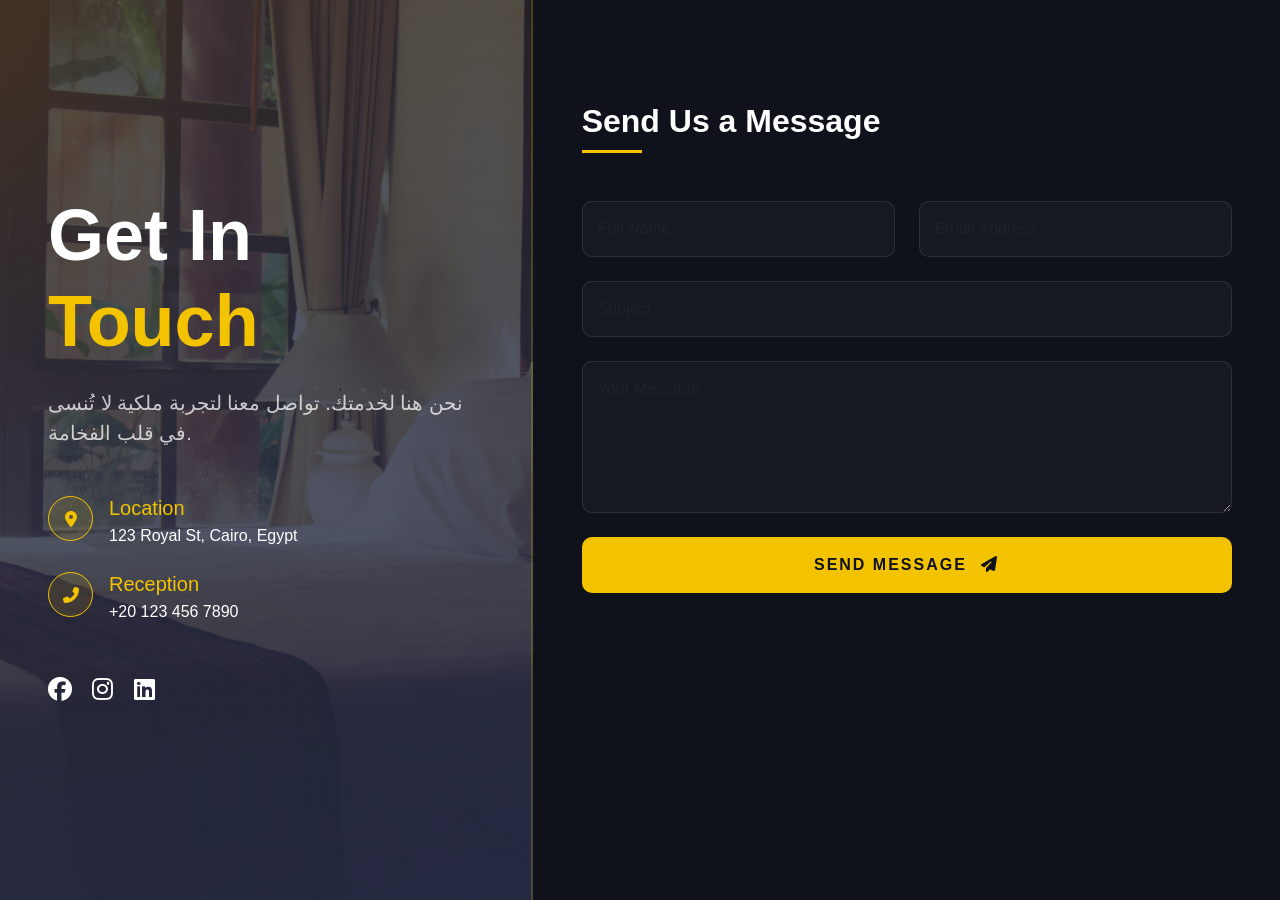
<file: contact.html>
<!DOCTYPE html>
<html lang="en">
<head>
    <meta charset="UTF-8">
    <meta name="viewport" content="width=device-width, initial-scale=1.0">
    <title>Contact Us - Royal Hotel</title>
    <link rel="stylesheet" href="https://cdnjs.cloudflare.com/ajax/libs/font-awesome/6.4.0/css/all.min.css">
    <link href="https://cdn.jsdelivr.net/npm/bootstrap@5.3.0/dist/css/bootstrap.min.css" rel="stylesheet">
    <link rel="stylesheet" href="css/contact.css">
</head>
<body>

    <main class="contact-wrapper">
        <div class="container-fluid p-0">
            <div class="row g-0 min-vh-100">
                
                <div class="col-lg-5 d-none d-lg-flex align-items-center justify-content-center p-5 contact-info-side">
                    <div class="content-overlay"></div>
                    <div class="info-content text-white position-relative">
                        <h1 class="display-2 fw-bold mb-4">Get In <br><span class="text-gold">Touch</span></h1>
                        <p class="lead mb-5 opacity-75">نحن هنا لخدمتك. تواصل معنا لتجربة ملكية لا تُنسى في قلب الفخامة.</p>
                        
                        <div class="contact-details">
                            <div class="detail-item d-flex mb-4">
                                <div class="icon-circle me-3"><i class="fas fa-map-marker-alt"></i></div>
                                <div>
                                    <h5 class="mb-1 text-gold">Location</h5>
                                    <p class="mb-0">123 Royal St, Cairo, Egypt</p>
                                </div>
                            </div>
                            <div class="detail-item d-flex mb-4">
                                <div class="icon-circle me-3"><i class="fas fa-phone-alt"></i></div>
                                <div>
                                    <h5 class="mb-1 text-gold">Reception</h5>
                                    <p class="mb-0">+20 123 456 7890</p>
                                </div>
                            </div>
                        </div>

                        <div class="social-links mt-5">
                            <a href="#" class="me-3 text-white fs-4"><i class="fab fa-facebook"></i></a>
                            <a href="#" class="me-3 text-white fs-4"><i class="fab fa-instagram"></i></a>
                            <a href="#" class="text-white fs-4"><i class="fab fa-linkedin"></i></a>
                        </div>
                    </div>
                </div>

                <div class="col-lg-7 d-flex align-items-center bg-dark-royal p-4 p-md-5">
                    <div class="w-100 mx-auto" style="max-width: 650px;">
                        <div class="form-header mb-5">
                            <h2 class="text-white fw-bold">Send Us a Message</h2>
                            <div class="title-line"></div>
                        </div>

                        <form id="contactForm" class="row g-4">
                            <div class="col-md-6">
                                <input type="text" class="form-control royal-input" placeholder="Full Name" required>
                            </div>
                            <div class="col-md-6">
                                <input type="email" class="form-control royal-input" placeholder="Email Address" required>
                            </div>
                            <div class="col-12">
                                <input type="text" class="form-control royal-input" placeholder="Subject">
                            </div>
                            <div class="col-12">
                                <textarea class="form-control royal-input" rows="5" placeholder="Your Message..." required></textarea>
                            </div>
                            <div class="col-12 mt-4">
                                <button type="submit" class="btn btn-gold-action w-100 py-3 fw-bold">
                                    SEND MESSAGE <i class="fas fa-paper-plane ms-2"></i>
                                </button>
                            </div>
                        </form>

                        <div class="mini-map mt-5">
                            <iframe src="https://www.google.com/maps/embed?pb=!1m18!1m12!1m3!1d3453.158301548816!2d31.2335!3d30.0444!2m3!1f0!2f0!3f0!3m2!1i1024!2i768!4f13.1!3m3!1m2!1s0x0%3A0x0!2zMzDCsDAyJzQwLjAiTiAzMcKwMTQnMDAuMCJF!5e0!3m2!1sen!2seg!4v1690000000000" 
                                width="100%" height="150" style="border:0; border-radius: 15px; opacity: 0.6; filter: grayscale(1);" allowfullscreen="" loading="lazy"></iframe>
                        </div>
                    </div>
                </div>

            </div>
        </div>
    </main>

    <script src="https://cdn.jsdelivr.net/npm/bootstrap@5.3.0/dist/js/bootstrap.bundle.min.js"></script>
    <script src="js/contact.js"></script>
</body>
</html>
</file>
<file: css/style.css>
/* ==========================================================================
   style.css — Royal Hotel
   Author : Khaled Elfahl
   Structure:
     1.  CSS Variables & Reset
     2.  Typography Helpers
     3.  Navbar
     4.  Header / Hero
     5.  Quick Booking Bar
     6.  Rooms (Hotel Accommodation)
     7.  Facilities Section
     8.  About Section
     9.  Testimonials (Swiper)
    10.  Blog (Latest Posts)
    11.  Footer
    12.  Booking Page — Hero
    13.  Booking Page — Form & Steps
    14.  Booking Page — Room Cards
    15.  Booking Page — Payment
    16.  Booking Page — Summary Sidebar
    17.  Booking Page — Confirmation
    18.  Shared Animations
    19.  Responsive — 1024px
    20.  Responsive — 768px
    21.  Responsive — 576px
    22.  Responsive — 480px
   ========================================================================== */


/* ==========================================================================
   1. CSS Variables & Reset
   ========================================================================== */

:root {
    --color-gold: #ffc107;
    --color-gold-light: #ffca2c;
    --color-dark: #1a1a2e;
    --color-body: #f8f9fa;
    --color-text: #333333;
    --color-muted: #666666;
    --color-border: #e9ecef;
    --color-success: #28a745;
    --color-danger: #dc3545;
    --color-white: #ffffff;

    --shadow-sm: 0 2px 10px rgba(0, 0, 0, .10);
    --shadow-md: 0 10px 30px rgba(0, 0, 0, .10);
    --shadow-lg: 0 20px 60px rgba(0, 0, 0, .12);

    --radius-sm: 8px;
    --radius-md: 12px;
    --radius-lg: 15px;
    --radius-xl: 20px;
    --radius-pill: 50px;

    --transition: all 0.3s ease;

    --font-main: 'Poppins', sans-serif;
}

*,
*::before,
*::after {
    margin: 0;
    padding: 0;
    box-sizing: border-box;
}

body {
    font-family: var(--font-main);
    background-color: var(--color-body);
    color: var(--color-text);
    padding-top: 80px;
    /* offset for fixed navbar */
}


/* ==========================================================================
   2. Typography Helpers
   ========================================================================== */

.section-title {
    font-size: 2rem;
    font-weight: 600;
    color: var(--color-text);
    position: relative;
    padding-bottom: 15px;
    margin-bottom: 30px;
}

.section-title::after {
    content: '';
    position: absolute;
    bottom: 0;
    left: 0;
    width: 60px;
    height: 3px;
    background: var(--color-gold);
}


/* ==========================================================================
   3. Navbar
   ========================================================================== */

.navbar {
    background: var(--color-white) !important;
    box-shadow: var(--shadow-sm);
    padding: 1rem 0;
    position: fixed;
    top: 0;
    left: 0;
    right: 0;
    z-index: 1000;
    transition: all 0.3s ease;
    border-bottom: 1px solid rgba(0, 0, 0, .05);
}

.navbar.scrolled {
    padding: 0.75rem 0;
    box-shadow: 0 4px 20px rgba(0, 0, 0, 0.1);
}

.navbar-brand {
    font-size: 1.5rem;
    font-weight: 700;
    color: #000 !important;
    font-family: var(--font-main);
    display: flex;
    align-items: center;
    transition: all 0.3s ease;
}

.navbar-brand:hover {
    transform: scale(1.05);
}

.navbar-brand i {
    font-size: 1.8rem;
    color: var(--color-gold);
    margin-right: 8px;
}

.navbar-nav .nav-link {
    color: #000 !important;
    font-weight: 500;
    margin: 0 15px;
    padding: 8px 0;
    position: relative;
    transition: var(--transition);
}

.navbar-nav .nav-link::after {
    content: '';
    position: absolute;
    bottom: 0;
    left: 50%;
    width: 0;
    height: 2px;
    background: var(--color-gold);
    transition: all 0.3s ease;
    transform: translateX(-50%);
}

.navbar-nav .nav-link:hover::after,
.navbar-nav .nav-link.active::after {
    width: 100%;
}

.navbar-nav .nav-link:hover,
.navbar-nav .nav-link.active {
    color: var(--color-gold) !important;
}

.navbar-toggler {
    border: none;
    color: #000;
    padding: 0.25rem 0.5rem;
    font-size: 1.2rem;
    transition: all 0.3s ease;
    border-radius: 8px;
}

.navbar-toggler:hover {
    background: rgba(255, 193, 7, .10);
    transform: scale(1.1);
}

.navbar-toggler:focus {
    box-shadow: 0 0 0 0.25rem rgba(255, 193, 7, 0.25);
}

/* Mobile menu improvements */
@media (max-width: 991px) {
    .navbar-collapse {
        transition: all 0.3s ease;
    }

    .navbar-nav {
        background: white;
        padding: 20px;
        border-radius: 15px;
        box-shadow: 0 10px 30px rgba(0, 0, 0, 0.1);
        margin-top: 15px;
        border: 1px solid rgba(0, 0, 0, 0.05);
    }

    .navbar-nav .nav-link {
        margin: 10px 0;
        padding: 12px 20px;
        border-radius: 10px;
        transition: all 0.3s ease;
        border: 1px solid transparent;
    }

    .navbar-nav .nav-link:hover {
        background: rgba(255, 193, 7, 0.1);
        transform: translateX(8px);
        border-color: rgba(255, 193, 7, 0.2);
    }

    .navbar-nav .nav-link.active {
        background: var(--color-gold);
        color: white !important;
        transform: translateX(5px);
    }
}

/* "Book Now" pill button in nav */
.btn-warning {
    background: var(--color-gold) !important;
    border: none;
    color: #000 !important;
    font-weight: 600;
    padding: 0.5rem 1.5rem;
    border-radius: var(--radius-pill);
}


/* ==========================================================================
   4. Header / Hero
   ========================================================================== */

.header-home {
    background:
        url(../img/banner_bg.jpg) no-repeat center center / cover,
        rgba(114, 114, 190, .61);
    background-blend-mode: multiply;
    background-attachment: fixed;
    height: 690px;
    padding: 80px 0 0;
    position: relative;
    overflow: hidden;
}

.hero-content {
    color: var(--color-white);
    width: 100%;
    max-width: 1200px;
    margin: 50px auto;
    padding: 80px;

    position: absolute;
    top: 10%;
    left: 68%;
    transform: translate(-50%, -50%);
    height: 40%;
    text-align: center;
}

.hero-text {
    text-align: center;
    margin-bottom: 2rem;
}

.sub-title {
    font-size: 1.2rem;
    font-weight: 300;
    letter-spacing: 2px;
    text-transform: uppercase;
    margin-bottom: 1rem;
    opacity: 0.9;
}

.main-title {
    font-size: 3.5rem;
    font-weight: 700;
    margin-bottom: 1.5rem;
    text-shadow: 0 2px 10px rgba(0, 0, 0, .30);
}

.description {
    font-size: 1.1rem;
    line-height: 1.8;
    margin-bottom: 2rem;
    opacity: 0.9;
}

.btn-yellow {
    background: linear-gradient(135deg, #ffd700 0%, var(--color-gold-light) 50%, #ffd700 100%);
    color: #000;
    padding: 15px 40px;
    font-size: 1.1rem;
    font-weight: 600;
    border: none;
    border-radius: var(--radius-pill);
    text-decoration: none;
    display: inline-block;
    margin-bottom: 80px;
    transition: var(--transition);
    box-shadow: 0 4px 15px rgba(255, 215, 0, .30);
}

.btn-yellow:hover {
    transform: translateY(-3px);
    box-shadow: 0 8px 25px rgba(255, 215, 0, .50);
    color: #000;
}

@media (max-width: 991px) {

    .hero-content {
        padding: 0px !important;
        margin: 0px !important;
    }
}

/* ==========================================================================
   5. Quick Booking Bar
   ========================================================================== */

.booking-area {
    background-color: #03050fb5;
    backdrop-filter: blur(15px);
    padding: 18px 0;
    /* margin-top: -10px; */
    position: relative;
    z-index: 10;
    box-shadow: 0 -5px 25px rgba(102, 126, 234, .30);
    position: absolute;
    bottom: -5px;
    width: 100%;
}

.booking-title h3 {
    color: var(--color-white);
    font-size: 2rem;
    font-weight: 700;
    text-transform: uppercase;
    letter-spacing: 2px;
    text-shadow: 2px 2px 4px rgba(0, 0, 0, .30);
}

.booking-form {
    background: #FF9800;
    border-radius: var(--radius-lg);
    padding: 20px;
    box-shadow: var(--shadow-md);
}

.booking-form .form-control,
.booking-form .form-select {
    border: 2px solid var(--color-border);
    border-radius: 10px;
    padding: 12px 15px;
    font-size: 1rem;
    transition: var(--transition);
}

.booking-form .form-control:focus,
.booking-form .form-select:focus {
    border-color: var(--color-gold);
    box-shadow: 0 0 0 0.2rem rgba(255, 193, 7, .25);
}

.booking-form .input-group-text {
    background: #f8f9fa9e;
    border: 2px solid var(--color-border);
    border-radius: 0 10px 10px 0;
    color: var(--color-muted);
}

.btn-book-now {
    background: linear-gradient(135deg, #949bbf 0%, #764ba2 100%);
    color: var(--color-white);
    border: none;
    padding: 12px 30px;
    font-size: 1rem;
    font-weight: 600;
    border-radius: var(--radius-pill);
    transition: var(--transition);
}

.btn-book-now:hover {
    transform: translateY(-2px);
    box-shadow: 0 8px 20px rgba(102, 126, 234, .40);
}
.booking-form {
    background: linear-gradient(135deg, #ff9800, #ffb74d);
    border-radius: 15px;
    padding: 20px;
    box-shadow: 0 10px 30px rgba(0,0,0,0.2);
}

.booking-form .form-control,
.booking-form .form-select {
    border-radius: 10px 0 0 10px;
    height: 45px;
}

.booking-form .input-group-text {
    border-radius: 0 10px 10px 0;
}

/* زرار */
.btn-book-now {
    background: linear-gradient(135deg, #667eea, #764ba2);
    border-radius: 30px;
    font-weight: bold;
}

/* 📱 Mobile Fix */
@media (max-width: 768px) {
    .booking-area {
        position: relative; /* مهم */
        bottom: 0;
    }

    .booking-form {
        padding: 15px;
    }

    .btn-book-now {
        width: 100%;
    }
}


/* ==========================================================================
   6. Rooms — Hotel Accommodation
   ========================================================================== */

.hotel-sec {
    padding: 80px 0;
    background: var(--color-body);
    animation: section-animate;
}

.hotel-sec h3 {
    color: var(--color-text);
    font-size: 2.5rem;
    font-weight: 700;
    margin-bottom: 1rem;
    text-align: center;
}

.hotel-sec>p {
    color: var(--color-muted);
    font-size: 1.1rem;
    line-height: 1.8;
    text-align: center;
    max-width: 800px;
    margin: 0 auto 3rem;
}

/* Card */
.card {
    background: var(--color-white);
    border-radius: var(--radius-lg);
    overflow: hidden;
    transition: var(--transition);
    box-shadow: 0 5px 20px rgba(0, 0, 0, .10);
    margin-bottom: 30px;
    height: 100%;
}

.card:hover {
    transform: translateY(-10px);
    box-shadow: 0 15px 40px rgba(0, 0, 0, .15);
}

.img-card {
    position: relative;
    overflow: hidden;
    height: 250px;
}

.img-card img {
    width: 100%;
    height: 100%;
    object-fit: cover;
    transition: transform 0.3s ease;
}

.card:hover .img-card img {
    transform: scale(1.1);
}

.img-card a {
    position: absolute;
    top: 50%;
    left: 50%;
    transform: translate(-50%, -50%);
    background: rgba(255, 215, 0, .90);
    color: var(--color-white);
    padding: 10px 20px;
    border-radius: 25px;
    text-decoration: none;
    font-weight: 600;
    opacity: 0;
    transition: var(--transition);
}

.card:hover .img-card a {
    opacity: 1;
}

.card-body {
    padding: 20px;
}

.room-title {
    color: var(--color-text);
    font-size: 1.3rem;
    font-weight: 600;
    margin-bottom: 10px;
}

.card p {
    color: var(--color-muted);
    font-size: 1rem;
    margin-bottom: 15px;
}


/* ==========================================================================
   7. Facilities Section
   ========================================================================== */

.facilities-section {
    background: url(../img/facilites_bg.jpg) center / cover no-repeat;
    padding: 100px 0;
    color: var(--color-white);
    position: relative;
}

/* Dark overlay so text is readable */
.facilities-section::before {
    content: '';
    position: absolute;
    inset: 0;
    background: rgba(10, 15, 40, .80);
}

.facilities-section .container {
    position: relative;
    z-index: 2;
}

.facilities-section .title {
    font-weight: 700;
}

.facilities-section .subtitle {
    opacity: 0.7;
    font-size: 14px;
}

.facility-card {
    background: hsla(0, 0%, 100%, .06);
    padding: 25px;
    border-radius: var(--radius-md);
    backdrop-filter: blur(10px);
    text-align: left;
    transition: var(--transition);
}

.facility-card:hover {
    transform: translateY(-5px);
    background: rgba(255, 255, 255, .15);
}

.facility-card i {
    color: #f1c40f;
    font-size: 20px;
    margin-bottom: 10px;
}

.facility-card h5 {
    font-weight: 600;
}

.facility-card p {
    font-size: 13px;
    opacity: 0.8;
}


/* ==========================================================================
   8. About Section
   ========================================================================== */

.about-section {
    padding: 100px 0;
    background: linear-gradient(135deg, var(--color-body) 0%, var(--color-white) 50%, var(--color-body) 100%);
    position: relative;
    overflow: hidden;
}

.about-section::before {
    content: '';
    position: absolute;
    top: 0;
    left: 0;
    right: 0;
    height: 3px;
    background: linear-gradient(90deg, var(--color-gold) 0%, var(--color-gold-light) 50%, var(--color-gold) 100%);
    animation: shimmer 3s ease-in-out infinite;
}

.about-content {
    padding-right: 40px;
}

.about-title {
    font-size: 3.5rem;
    font-weight: 800;
    color: var(--color-dark);
    margin-bottom: 20px;
    position: relative;
    display: inline-block;
}

.about-title::after {
    content: '';
    position: absolute;
    bottom: -10px;
    left: 0;
    width: 80px;
    height: 4px;
    background: linear-gradient(90deg, var(--color-gold), var(--color-gold-light));
    border-radius: 2px;
}

.about-subtitle {
    font-size: 1.5rem;
    font-weight: 600;
    color: var(--color-muted);
    margin-bottom: 30px;
}

.about-description {
    font-size: 1.1rem;
    line-height: 1.8;
    color: #555;
    margin-bottom: 25px;
}

.about-features {
    display: flex;
    flex-direction: column;
    gap: 20px;
    margin: 40px 0;
}

.feature-item {
    display: flex;
    align-items: center;
    gap: 15px;
    padding: 15px;
    background: rgba(255, 193, 7, .05);
    border-radius: var(--radius-md);
    border-left: 3px solid var(--color-gold);
    transition: var(--transition);
}

.feature-item:hover {
    background: rgba(255, 193, 7, .10);
    transform: translateX(10px);
}

.feature-item i {
    color: var(--color-gold);
    font-size: 1.2rem;
    width: 40px;
    text-align: center;
}

.feature-item span {
    color: var(--color-text);
    font-weight: 600;
    font-size: 0.95rem;
}

.btn-about {
    background: linear-gradient(135deg, var(--color-gold) 0%, var(--color-gold-light) 100%);
    color: #000;
    border: none;
    padding: 15px 40px;
    font-size: 1rem;
    font-weight: 600;
    border-radius: var(--radius-pill);
    cursor: pointer;
    transition: var(--transition);
    box-shadow: 0 5px 20px rgba(255, 193, 7, .30);
    margin-top: 30px;
}

.btn-about:hover {
    transform: translateY(-3px);
    box-shadow: 0 10px 30px rgba(255, 193, 7, .40);
}

/* About — image column */
.about-image-wrapper {
    position: relative;
    border-radius: var(--radius-xl);
    overflow: hidden;
    box-shadow: var(--shadow-lg);
    transition: var(--transition);
}

.about-image-wrapper:hover {
    transform: translateY(-10px) scale(1.02);
    box-shadow: 0 30px 80px rgba(0, 0, 0, .18);
}

.about-main-image {
    width: 100%;
    height: 500px;
    object-fit: cover;
    transition: var(--transition);
}

.image-overlay {
    position: absolute;
    inset: 0;
    background: linear-gradient(135deg, rgba(255, 193, 7, .10) 0%, rgba(255, 193, 7, .05) 100%);
    opacity: 0;
    transition: var(--transition);
}

.about-image-wrapper:hover .image-overlay {
    opacity: 1;
}

.image-badge {
    position: absolute;
    top: 20px;
    right: 20px;
    background: linear-gradient(135deg, var(--color-gold) 0%, var(--color-gold-light) 100%);
    color: #000;
    padding: 12px 20px;
    border-radius: var(--radius-pill);
    font-weight: 700;
    font-size: 0.9rem;
    display: flex;
    align-items: center;
    gap: 8px;
    box-shadow: 0 5px 20px rgba(255, 193, 7, .30);
}

/* About — stat boxes */
.about-stats {
    display: flex;
    gap: 30px;
    margin-top: 30px;
}

.stat-item {
    flex: 1;
    text-align: center;
    padding: 25px 15px;
    background: var(--color-white);
    border-radius: var(--radius-lg);
    box-shadow: 0 10px 30px rgba(0, 0, 0, .08);
    transition: var(--transition);
}

.stat-item:hover {
    transform: translateY(-5px);
    box-shadow: 0 15px 40px rgba(0, 0, 0, .12);
}

.stat-number {
    font-size: 2.2rem;
    font-weight: 800;
    color: var(--color-gold);
    margin-bottom: 8px;
}

.stat-label {
    font-size: 0.9rem;
    color: var(--color-muted);
    font-weight: 600;
    text-transform: uppercase;
    letter-spacing: 1px;
}


/* ==========================================================================
   9. Testimonials — Swiper
   ========================================================================== */

.testimonial-sec {
    padding: 100px 0;
    background: linear-gradient(135deg, var(--color-body) 0%, #e9ecef 50%, var(--color-body) 100%);
    position: relative;
    overflow: hidden;
}

.testimonial-sec::before {
    content: '';
    position: absolute;
    top: 0;
    left: 0;
    right: 0;
    height: 3px;
    background: linear-gradient(90deg, var(--color-gold) 0%, var(--color-gold-light) 50%, var(--color-gold) 100%);
    animation: shimmer 3s ease-in-out infinite;
}

/* Header */
.testimonial-header {
    text-align: center;
    margin-bottom: 60px;
    position: relative;
    z-index: 1;
}

.testimonial-title {
    font-size: 3rem;
    font-weight: 800;
    color: var(--color-dark);
    margin-bottom: 20px;
    position: relative;
    display: inline-block;
}

.testimonial-title::after {
    content: '';
    position: absolute;
    bottom: -10px;
    left: 50%;
    transform: translateX(-50%);
    width: 0;
    height: 4px;
    background: linear-gradient(90deg, var(--color-gold), var(--color-gold-light));
    animation: expandWidth 2s ease-out forwards;
}

.testimonial-subtitle {
    font-size: 1.2rem;
    color: var(--color-muted);
    max-width: 700px;
    margin: 30px auto 0;
    line-height: 1.7;
    opacity: 0;
    animation: fadeInUp 1s ease-out 0.5s forwards;
}

/* Swiper slides */
.testimonialSwiper {
    position: relative;
    max-width: 1200px;
    margin: 0 auto;
    padding: 0 80px;
}

.testimonialSwiper .swiper-slide {
    opacity: 0.8;
    transform: scale(.95);
    transition: all 1s cubic-bezier(.4, 0, .2, 1);
    height: auto;
    display: flex;
    align-items: center;
}

/* Fallback when Swiper hasn't initialised */
.testimonialSwiper:not(.swiper-initialized) .swiper-slide {
    opacity: 1;
    transform: scale(1);
    justify-content: center;
    padding: 20px;
}

.testimonialSwiper .swiper-slide-active {
    opacity: 1;
    transform: scale(1);
}

.testimonialSwiper .swiper-slide-next {
    opacity: 0.6;
    transform: scale(.9) translateX(50px);
}

.testimonialSwiper .swiper-slide-prev {
    opacity: 0.6;
    transform: scale(.9) translateX(-50px);
}

/* Card */
.testimonial-card {
    background: var(--color-white);
    border-radius: 16px;
    padding: 35px;
    box-shadow: 0 15px 50px rgba(0, 0, 0, .08);
    border: 1px solid rgba(0, 0, 0, .05);
    position: relative;
    overflow: hidden;
    transition: var(--transition);
    max-width: 400px;
    width: 100%;
    margin: 0 auto;
}

.testimonial-card::before {
    content: '';
    position: absolute;
    top: 0;
    left: 0;
    right: 0;
    height: 4px;
    background: linear-gradient(90deg, var(--color-gold), var(--color-gold-light));
    transform: scaleX(0);
    transition: transform 0.5s ease;
    transform-origin: left;
}

.testimonialSwiper .swiper-slide-active .testimonial-card::before {
    transform: scaleX(1);
}

.testimonial-card:hover {
    transform: translateY(-10px) scale(1.02);
    box-shadow: 0 20px 60px rgba(0, 0, 0, .15);
}

/* Card internals */
.testimonial-content {
    position: relative;
    margin-bottom: 30px;
}

.testimonial-icon {
    position: absolute;
    top: -20px;
    left: -20px;
    width: 60px;
    height: 60px;
    background: linear-gradient(135deg, var(--color-gold) 0%, var(--color-gold-light) 100%);
    border-radius: 50%;
    display: flex;
    align-items: center;
    justify-content: center;
    color: #000;
    font-size: 1.5rem;
    opacity: 0.1;
    animation: pulse 3s ease-in-out infinite;
}

.testimonial-text {
    font-size: 1.1rem;
    line-height: 1.8;
    color: var(--color-text);
    margin-bottom: 25px;
    font-style: italic;
    padding-left: 40px;
}

.testimonial-rating {
    display: flex;
    gap: 8px;
    margin-bottom: 20px;
}

.testimonial-rating i {
    color: var(--color-gold);
    font-size: 1.1rem;
    transition: var(--transition);
}

.testimonial-card:hover .testimonial-rating i {
    transform: scale(1.2) rotate(10deg);
}

.testimonial-author {
    display: flex;
    align-items: center;
    gap: 20px;
    padding-top: 20px;
    border-top: 1px solid var(--color-border);
}

.author-avatar {
    width: 70px;
    height: 70px;
    border-radius: 50%;
    object-fit: cover;
    border: 3px solid var(--color-gold);
    transition: var(--transition);
}

.testimonial-card:hover .author-avatar {
    transform: scale(1.1) rotate(5deg);
    box-shadow: 0 10px 30px rgba(255, 193, 7, .30);
}

.author-details h4 {
    font-size: 1.2rem;
    font-weight: 700;
    color: var(--color-dark);
    margin-bottom: 5px;
}

.author-details p {
    color: var(--color-muted);
    font-size: 0.95rem;
    margin: 0;
}

/* Navigation arrows */
.testimonial-nav-next,
.testimonial-nav-prev,
.swiper-button-next,
.swiper-button-prev {
    width: 50px;
    height: 50px;
    border-radius: 50%;
    background: linear-gradient(135deg, var(--color-gold) 0%, var(--color-gold-light) 100%);
    border: none;
    color: #000;
    transition: var(--transition);
    box-shadow: 0 5px 20px rgba(255, 193, 7, .30);
    margin-top: -25px;
    cursor: pointer;
    z-index: 10;
    position: absolute;
    display: flex;
    align-items: center;
    justify-content: center;
    font-size: 1.2rem;
    font-weight: bold;
}

.testimonial-nav-next:hover,
.testimonial-nav-prev:hover,
.swiper-button-next:hover,
.swiper-button-prev:hover {
    transform: scale(1.1) rotate(5deg);
    box-shadow: 0 10px 30px rgba(255, 193, 7, .40);
}

.testimonial-nav-next:active,
.testimonial-nav-prev:active,
.swiper-button-next:active,
.swiper-button-prev:active {
    transform: scale(0.95);
}

.testimonial-nav-next {
    right: 20px;
}

.testimonial-nav-prev {
    left: 20px;
}

.swiper-button-next::after,
.swiper-button-prev::after {
    font-size: 1.2rem;
    font-weight: bold;
}

/* Pagination dots */
.swiper-pagination {
    margin-top: 30px;
}

.swiper-pagination-bullet {
    width: 12px;
    height: 12px;
    background: var(--color-border);
    opacity: 1;
    transition: var(--transition);
}

.swiper-pagination-bullet-active {
    background: var(--color-gold);
    transform: scale(1.3);
}

/* Progress bar */
.testimonial-progress {
    height: 4px;
    background: var(--color-border);
    border-radius: 2px;
    margin: 30px 0 20px;
    overflow: hidden;
}

.progress-bar {
    height: 100%;
    background: linear-gradient(90deg, var(--color-gold), var(--color-gold-light));
    border-radius: 2px;
    transition: width 0.3s ease;
    overflow: hidden;
    position: relative;
}

.progress-bar::after {
    content: '';
    position: absolute;
    inset: 0;
    background: linear-gradient(90deg, transparent, rgba(255, 255, 255, .30), transparent);
    animation: progressShine 2s linear infinite;
}


/* ==========================================================================
   10. Blog — Latest Posts
   ========================================================================== */

.latest-post {
    padding: 80px 0;
    background: linear-gradient(135deg, var(--color-body) 0%, #e9ecef 50%, var(--color-body) 100%);
    position: relative;
    overflow: hidden;
}

/* Animated top shimmer line */
.latest-post::before {
    content: '';
    position: absolute;
    top: 0;
    left: -100%;
    width: 100%;
    height: 2px;
    background: linear-gradient(90deg, transparent, var(--color-gold), transparent);
    animation: slideAcross 3s ease-in-out infinite;
}

.section-header h3 {
    font-size: 2.5rem;
    font-weight: 700;
    color: var(--color-text);
    margin-bottom: 20px;
    position: relative;
    display: inline-block;
}

.section-header h3::after {
    content: '';
    position: absolute;
    bottom: -10px;
    left: 50%;
    transform: translateX(-50%);
    width: 0;
    height: 3px;
    background: linear-gradient(90deg, var(--color-gold), var(--color-gold-light));
    animation: expandWidth 2s ease-out forwards;
}

.section-header p {
    font-size: 1.1rem;
    color: var(--color-muted);
    max-width: 600px;
    margin: 30px auto 0;
    line-height: 1.6;
    opacity: 0;
    animation: fadeInUp 1s ease-out 0.5s forwards;
}

/* Post card */
.post-item {
    background: var(--color-white);
    border-radius: var(--radius-lg);
    overflow: hidden;
    box-shadow: 0 5px 20px rgba(0, 0, 0, .10);
    transition: all 0.5s cubic-bezier(.4, 0, .2, 1);
    margin-bottom: 30px;
    position: relative;
    opacity: 0;
    animation: fadeInScale 0.8s ease-out forwards;
}

.post-item:nth-child(1) {
    animation-delay: 0.1s;
}

.post-item:nth-child(2) {
    animation-delay: 0.2s;
}

.post-item:nth-child(3) {
    animation-delay: 0.3s;
}

.post-item::before {
    content: '';
    position: absolute;
    top: 0;
    left: 0;
    right: 0;
    height: 3px;
    background: linear-gradient(90deg, var(--color-gold), var(--color-gold-light));
    transform: scaleX(0);
    transition: transform 0.3s ease;
    transform-origin: left;
}

.post-item:hover::before {
    transform: scaleX(1);
}

.post-item:hover {
    transform: translateY(-10px);
    box-shadow: 0 20px 40px rgba(0, 0, 0, .15);
}

.post-image {
    position: relative;
    overflow: hidden;
    height: 200px;
}

.post-image img {
    width: 100%;
    height: 100%;
    object-fit: cover;
    transition: all 0.6s cubic-bezier(.4, 0, .2, 1);
}

.post-item:hover .post-image img {
    transform: scale(1.1) rotate(1deg);
}

.post-content {
    padding: 25px;
}

.post-meta {
    display: flex;
    justify-content: space-between;
    align-items: center;
    margin-bottom: 15px;
}

.post-category {
    background: linear-gradient(135deg, var(--color-gold) 0%, var(--color-gold-light) 100%);
    color: #000;
    padding: 6px 15px;
    border-radius: 20px;
    font-size: 0.8rem;
    font-weight: 600;
    text-transform: uppercase;
    letter-spacing: 1px;
    transition: var(--transition);
    animation: pulse 3s ease-in-out infinite;
}

.post-category:hover {
    transform: scale(1.05);
    box-shadow: 0 5px 15px rgba(255, 193, 7, .30);
}

.post-date {
    color: var(--color-muted);
    font-size: 0.9rem;
    transition: var(--transition);
}

.post-item:hover .post-date {
    color: var(--color-gold);
}

.post-title {
    font-size: 1.3rem;
    font-weight: 700;
    color: var(--color-text);
    margin-bottom: 15px;
    line-height: 1.3;
    transition: var(--transition);
}

.post-item:hover .post-title {
    color: var(--color-gold);
    transform: translateX(5px);
}

.post-excerpt {
    color: var(--color-muted);
    line-height: 1.6;
    margin-bottom: 20px;
    transition: var(--transition);
}

.post-item:hover .post-excerpt {
    color: var(--color-text);
}

.read-more {
    color: var(--color-gold);
    text-decoration: none;
    font-weight: 600;
    font-size: 0.9rem;
    display: inline-flex;
    align-items: center;
    transition: var(--transition);
}

.read-more::after {
    content: '→';
    margin-left: 8px;
    transition: transform 0.3s ease;
    display: inline-block;
}

.read-more:hover {
    color: var(--color-gold-light);
    transform: translateX(10px);
}

.read-more:hover::after {
    transform: translateX(5px);
}


/* ==========================================================================
   11. Footer
   ========================================================================== */

.sec-footer {
    background: linear-gradient(135deg, var(--color-dark) 0%, #2d3748 50%, var(--color-dark) 100%);
    color: var(--color-white);
    padding: 80px 0 30px;
    position: relative;
    overflow: hidden;
}

/* Gold + white shimmer line at the top */
.sec-footer::before {
    content: '';
    position: absolute;
    top: 0;
    left: 0;
    right: 0;
    height: 4px;
    background: linear-gradient(90deg, var(--color-gold) 0%, var(--color-white) 50%, var(--color-gold) 100%);
}

.footer-about h4 {
    font-size: 1.8rem;
    font-weight: 700;
}

.footer-logo i {
    font-size: 2rem;
}

.footer-contact .contact-item {
    transition: transform 0.3s ease;
}

.footer-contact .contact-item:hover {
    transform: translateX(5px);
}

/* Footer nav links */
.footer-links li a {
    color: rgba(255, 255, 255, .70);
    text-decoration: none;
    display: inline-block;
    padding: 2px 0;
    transition: var(--transition);
}

.footer-links li a:hover {
    color: var(--color-gold);
    transform: translateX(5px);
}

/* Newsletter */
.newsletter-form .form-control {
    background: rgba(255, 255, 255, .10);
    border: 1px solid rgba(255, 255, 255, .20);
    color: var(--color-white);
    padding: 12px 15px;
}

.newsletter-form .form-control::placeholder {
    color: rgba(255, 255, 255, .60);
}

.newsletter-form .form-control:focus {
    background: rgba(255, 255, 255, .15);
    border-color: var(--color-gold);
    box-shadow: 0 0 0 0.2rem rgba(255, 193, 7, .25);
    color: var(--color-white);
}

.newsletter-form .btn-warning {
    background: var(--color-gold) !important;
    border: none;
    color: #000 !important;
    padding: 12px 20px;
    transition: var(--transition);
}

.newsletter-form .btn-warning:hover {
    background: var(--color-gold-light) !important;
    transform: translateY(-2px);
    box-shadow: 0 4px 15px rgba(255, 193, 7, .30);
}

/* Social icons */
.social-icons {
    display: flex;
    gap: 15px;
}

.social-icon {
    width: 40px;
    height: 40px;
    background: rgba(255, 255, 255, .10);
    border: 1px solid rgba(255, 255, 255, .20);
    border-radius: 50%;
    display: flex;
    align-items: center;
    justify-content: center;
    color: rgba(255, 255, 255, .80);
    text-decoration: none;
    font-size: 1.1rem;
    transition: var(--transition);
}

.social-icon:hover {
    background: var(--color-gold);
    border-color: var(--color-gold);
    color: #000;
    transform: translateY(-3px);
    box-shadow: 0 5px 15px rgba(255, 193, 7, .30);
}

/* Copyright */
.copyright {
    border-top: 1px solid rgba(255, 255, 255, .10);
    padding-top: 30px;
    margin-top: 50px;
}

.copyright a {
    transition: var(--transition);
}

.copyright a:hover {
    color: var(--color-white) !important;
    text-decoration: underline;
}


/* ==========================================================================
   12. Booking Page — Hero
   ========================================================================== */

.hero-section {
    background: linear-gradient(135deg, #667eea 0%, #764ba2 100%);
    background-size: 200% 200%;
    padding: 120px 0 80px;
    position: relative;
    overflow: hidden;
    animation: heroGradient 15s ease infinite;
}

.booking-hero {
    padding: 100px 0 80px;
    text-align: center;
    color: var(--color-white);
    position: relative;
    overflow: hidden;
    background-color:#432c8a;
    filter:grayscale(55%)
}

.hero-overlay {
    position: absolute;
    inset: 0;
    background: rgba(0, 0, 0, .30);
    z-index: 1;
}

.hero-badge {
    display: inline-flex;
    align-items: center;
    gap: 8px;
    background: rgba(255, 193, 7, .90);
    color: #000;
    padding: 8px 16px;
    border-radius: 25px;
    font-size: 0.9rem;
    font-weight: 600;
    margin-bottom: 20px;
    animation: fadeInDown 0.8s ease;
}

.hero-features {
    display: flex;
    justify-content: center;
    gap: 40px;
    margin-top: 40px;
    flex-wrap: wrap;
}

.hero-feature {
    display: flex;
    flex-direction: column;
    align-items: center;
    gap: 8px;
    opacity: 0;
    animation: fadeInUp 0.8s ease forwards;
}

.hero-feature:nth-child(1) {
    animation-delay: 0.2s;
}

.hero-feature:nth-child(2) {
    animation-delay: 0.4s;
}

.hero-feature:nth-child(3) {
    animation-delay: 0.6s;
}

.hero-feature i {
    font-size: 2rem;
    color: var(--color-gold);
    margin-bottom: 5px;
}

.hero-feature span {
    font-size: 0.9rem;
    font-weight: 500;
    color: rgba(255, 255, 255, .90);
}

.booking-hero-title {
    font-size: 3rem;
    font-weight: 700;
    margin-bottom: 1rem;
    text-shadow: 2px 2px 4px rgba(0, 0, 0, .30);
}

.booking-hero-subtitle {
    font-size: 1.2rem;
    opacity: 0.9;
}


/* ==========================================================================
   13. Booking Page — Form & Steps
   ========================================================================== */

.booking-main {
    padding: 60px 0;
    background: var(--color-body);
    min-height: 100vh;
}

.booking-form-container {
    background: var(--color-white);
    border-radius: var(--radius-lg);
    padding: 40px;
    box-shadow: var(--shadow-md);
    margin-bottom: 30px;
}

/* Progress steps */
.booking-progress {
    display: flex;
    justify-content: space-between;
    margin-bottom: 40px;
    position: relative;
}

.booking-progress-bar {
    position: absolute;
    top: 20px;
    left: 0;
    right: 0;
    height: 2px;
    background: var(--color-border);
    z-index: 0;
    transition: width 0.3s ease;
}

.progress-step {
    display: flex;
    flex-direction: column;
    align-items: center;
    position: relative;
    z-index: 1;
    background: var(--color-white);
    padding: 0 10px;
}

.step-number {
    width: 40px;
    height: 40px;
    border-radius: 50%;
    background: var(--color-border);
    display: flex;
    align-items: center;
    justify-content: center;
    font-weight: 600;
    margin-bottom: 8px;
    transition: var(--transition);
}

.progress-step.active .step-number {
    background: var(--color-gold);
    color: #000;
}

.progress-step.completed .step-number {
    background: var(--color-success);
    color: var(--color-white);
}

.step-label {
    font-size: 0.9rem;
    font-weight: 500;
    text-align: center;
    color: var(--color-muted);
}

.progress-step.active .step-label {
    color: var(--color-gold);
    font-weight: 600;
}

.progress-step.completed .step-label {
    color: var(--color-success);
}

/* Booking step panels */
.booking-step {
    display: none;
}

.booking-step.active {
    display: block;
    animation: fadeIn 0.5s ease;
}

.booking-step h3 {
    font-size: 1.5rem;
    font-weight: 600;
    margin-bottom: 25px;
    color: var(--color-text);
}

/* Form controls */
.form-group {
    margin-bottom: 20px;
}

.form-group label {
    font-weight: 500;
}

.form-control,
.form-select {
    border: 2px solid var(--color-border);
    border-radius: var(--radius-sm);
    padding: 12px 15px;
    font-size: 1rem;
    transition: var(--transition);
}

.form-control:focus,
.form-select:focus {
    border-color: var(--color-gold);
    box-shadow: 0 0 0 0.2rem rgba(255, 193, 7, .25);
    transform: translateY(-1px);
}

/* Input group */
.input-group .form-control,
.input-group .form-select {
    border-top-right-radius: 0;
    border-bottom-right-radius: 0;
}

.input-group-text {
    background: linear-gradient(135deg, var(--color-body), var(--color-border));
    border: 2px solid var(--color-border);
    border-left: none;
    color: #495057;
    transition: var(--transition);
}

.input-group:focus-within .input-group-text {
    border-color: var(--color-gold);
    background: linear-gradient(135deg, #fff9e6, #ffefb3);
    color: #856404;
}

/* Step navigation */
.step-navigation {
    display: flex;
    justify-content: space-between;
    align-items: center;
    margin-top: 40px;
    padding-top: 20px;
    border-top: 1px solid var(--color-border);
}

.btn-next,
.btn-secondary {
    padding: 12px 30px;
    border-radius: var(--radius-sm);
    font-weight: 600;
    border: none;
    transition: var(--transition);
}

.btn-next {
    background: var(--color-gold);
    color: #000;
}

.btn-next:hover {
    background: #e0a800;
    transform: translateY(-2px);
}

.btn-secondary {
    background: #6c757d;
    color: var(--color-white);
}

.btn-secondary:hover {
    background: #5a6268;
}


/* ==========================================================================
   14. Booking Page — Room Cards
   ========================================================================== */

.room-cards {
    display: grid;
    grid-template-columns: repeat(auto-fit, minmax(280px, 1fr));
    gap: 20px;
    margin-top: 20px;
}

.room-card {
    border: 2px solid var(--color-border);
    border-radius: var(--radius-md);
    overflow: hidden;
    transition: var(--transition);
    cursor: pointer;
    position: relative;
    background: var(--color-white);
}

.room-card:hover {
    transform: translateY(-5px);
    box-shadow: 0 10px 25px rgba(0, 0, 0, .15);
}

.room-card.selected {
    border-color: var(--color-gold);
    box-shadow: 0 0 0 3px rgba(255, 193, 7, .20);
}

.room-card-image {
    position: relative;
    height: 200px;
    overflow: hidden;
}

.room-card-image img {
    width: 100%;
    height: 100%;
    object-fit: cover;
}

.room-price {
    position: absolute;
    top: 15px;
    right: 15px;
    background: rgba(255, 193, 7, .95);
    color: #000;
    padding: 8px 12px;
    border-radius: var(--radius-sm);
    font-weight: 600;
    font-size: 1.1rem;
}

.room-price small {
    display: block;
    font-size: 0.8rem;
    font-weight: 400;
}

.room-card-content {
    padding: 20px;
}

.room-card-content h4 {
    font-size: 1.2rem;
    font-weight: 600;
    margin-bottom: 10px;
}

.room-card-content p {
    color: var(--color-muted);
    margin-bottom: 15px;
    font-size: 0.9rem;
}

.room-features {
    display: flex;
    flex-wrap: wrap;
    gap: 8px;
    margin-bottom: 20px;
}

.room-features span {
    background: var(--color-body);
    padding: 4px 8px;
    border-radius: 6px;
    font-size: 0.8rem;
    color: #555;
    display: flex;
    align-items: center;
    gap: 4px;
}

.room-features i {
    color: var(--color-success);
    font-size: 0.7rem;
}

.btn-select-room {
    display: flex;
    align-items: center;
    justify-content: center;
    gap: 8px;
    width: 100%;
    background: var(--color-gold);
    color: #000;
    border: none;
    padding: 12px;
    border-radius: var(--radius-sm);
    font-weight: 600;
    transition: var(--transition);
}

.btn-select-room:hover {
    background: #e0a800;
    transform: translateY(-2px);
}

.room-card.selected .btn-select-room {
    background: var(--color-success);
    color: var(--color-white);
}

/* Popular badge */
.popular-badge {
    position: absolute;
    top: 15px;
    left: 15px;
    background: linear-gradient(135deg, #ff6b6b, #ff8e53);
    color: var(--color-white);
    padding: 5px 12px;
    border-radius: 20px;
    font-size: 0.75rem;
    font-weight: 600;
    text-transform: uppercase;
    letter-spacing: 0.5px;
    z-index: 3;
}


/* ==========================================================================
   15. Booking Page — Payment
   ========================================================================== */

.payment-methods {
    display: grid;
    grid-template-columns: repeat(auto-fit, minmax(150px, 1fr));
    gap: 15px;
    margin-bottom: 30px;
}

.payment-option {
    position: relative;
    border: 2px solid var(--color-border);
    border-radius: var(--radius-md);
    padding: 15px;
    transition: var(--transition);
    cursor: pointer;
    background: var(--color-white);
}

.payment-option:hover {
    border-color: var(--color-gold);
    transform: translateY(-2px);
    box-shadow: 0 5px 15px rgba(255, 193, 7, .20);
}

.payment-option input[type="radio"] {
    position: absolute;
    opacity: 0;
    cursor: pointer;
}

.form-check-label {
    display: flex;
    flex-direction: column;
    align-items: center;
    gap: 8px;
    cursor: pointer;
    font-weight: 500;
    font-size: 0.9rem;
    color: var(--color-muted);
    transition: var(--transition);
    margin: 0;
}

.form-check-label i {
    font-size: 1.5rem;
    color: #999;
    transition: var(--transition);
}

.payment-name {
    font-weight: 600;
    color: var(--color-text);
    font-size: 1rem;
}

.payment-desc {
    font-size: 0.75rem;
    color: #999;
    font-weight: 400;
    text-align: center;
}

.payment-option:hover .form-check-label i {
    color: var(--color-gold);
}

.payment-option input[type="radio"]:checked+.form-check-label i,
.payment-option input[type="radio"]:checked+.form-check-label .payment-name {
    color: var(--color-gold);
}

/* Payment info message */
.payment-message {
    background: linear-gradient(135deg, #e3f2fd, #bbdefb);
    border: 1px solid #90cdf4;
    border-radius: var(--radius-sm);
    padding: 15px;
    margin-bottom: 20px;
    display: flex;
    align-items: center;
    gap: 10px;
    animation: slideDown 0.3s ease;
}

.payment-message i {
    color: #0d6efd;
    font-size: 1.1rem;
}

.payment-message strong {
    color: #0c5460;
}


/* ==========================================================================
   16. Booking Page — Summary Sidebar
   ========================================================================== */

.booking-summary-sidebar {
    background: var(--color-white);
    border-radius: var(--radius-lg);
    padding: 30px;
    box-shadow: var(--shadow-md);
    position: sticky;
    top: 100px;
}

.booking-summary-sidebar h3 {
    font-size: 1.5rem;
    font-weight: 600;
    color: var(--color-text);
    position: relative;
    padding-bottom: 15px;
    margin-bottom: 25px;
}

.booking-summary-sidebar h3::after {
    content: '';
    position: absolute;
    bottom: 0;
    left: 0;
    width: 40px;
    height: 3px;
    background: var(--color-gold);
}

.summary-item {
    display: flex;
    justify-content: space-between;
    padding: 12px 0;
    border-bottom: 1px solid #f1f3f5;
}

.summary-item:last-child {
    border-bottom: none;
}

.summary-item .label {
    color: var(--color-muted);
    font-weight: 500;
}

.summary-item .value {
    color: var(--color-text);
    font-weight: 600;
}

.summary-item.total {
    border-top: 2px solid var(--color-border);
    padding-top: 15px;
    margin-top: 10px;
}

.summary-item.total .value {
    color: var(--color-gold);
    font-size: 1.2rem;
}

/* Booking features checklist */
.booking-features h4 {
    font-size: 1.1rem;
    font-weight: 600;
    margin-bottom: 15px;
}

.booking-features ul {
    list-style: none;
    padding: 0;
}

.booking-features li {
    padding: 8px 0;
    color: var(--color-muted);
    display: flex;
    align-items: center;
    gap: 10px;
}

.booking-features i {
    color: var(--color-success);
    font-size: 0.9rem;
}


/* ==========================================================================
   17. Booking Page — Confirmation
   ========================================================================== */

.booking-confirmation {
    text-align: center;
    padding: 40px 0;
}

.success-icon {
    font-size: 4rem;
    color: var(--color-success);
    margin-bottom: 20px;
}

.booking-confirmation h3 {
    font-size: 2rem;
    font-weight: 600;
    margin-bottom: 15px;
}

.booking-confirmation p {
    font-size: 1.1rem;
    color: var(--color-muted);
    margin-bottom: 30px;
}

.booking-summary {
    background: var(--color-body);
    border-radius: var(--radius-md);
    padding: 30px;
    margin-bottom: 30px;
    text-align: left;
}

.confirmation-item {
    display: flex;
    justify-content: space-between;
    padding: 10px 0;
    border-bottom: 1px solid var(--color-border);
}

.confirmation-item:last-child {
    border-bottom: none;
}

.confirmation-item strong {
    color: #555;
}

.booking-actions {
    display: flex;
    gap: 15px;
    justify-content: center;
}

/* Loading overlay */
.booking-processing {
    position: fixed;
    inset: 0;
    background: rgba(0, 0, 0, .80);
    display: flex;
    align-items: center;
    justify-content: center;
    z-index: 9999;
}

.processing-content {
    background: var(--color-white);
    padding: 40px;
    border-radius: var(--radius-lg);
    text-align: center;
    box-shadow: 0 20px 40px rgba(0, 0, 0, .30);
}

.spinner {
    width: 50px;
    height: 50px;
    border: 4px solid #f3f3f3;
    border-top: 4px solid var(--color-gold);
    border-radius: 50%;
    animation: spin 1s linear infinite;
    margin: 0 auto 20px;
}

.processing-content p {
    font-size: 1.1rem;
    color: var(--color-muted);
    margin: 0;
}


/* ==========================================================================
   18. Shared Animations
   ========================================================================== */

@keyframes heroGradient {
    0% {
        background-position: 0% 50%;
    }

    50% {
        background-position: 100% 50%;
    }

    100% {
        background-position: 0% 50%;
    }
}

@keyframes shimmer {

    0%,
    100% {
        opacity: 1;
    }

    50% {
        opacity: 0.7;
    }
}

@keyframes expandWidth {
    to {
        width: 80px;
    }
}

@keyframes fadeInUp {
    from {
        opacity: 0;
        transform: translateY(20px);
    }

    to {
        opacity: 1;
        transform: translateY(0);
    }
}

@keyframes fadeInDown {
    from {
        opacity: 0;
        transform: translateY(-20px);
    }

    to {
        opacity: 1;
        transform: translateY(0);
    }
}

@keyframes fadeIn {
    from {
        opacity: 0;
        transform: translateY(20px);
    }

    to {
        opacity: 1;
        transform: translateY(0);
    }
}

@keyframes fadeInScale {
    from {
        opacity: 0;
        transform: translateY(30px) scale(.95);
    }

    to {
        opacity: 1;
        transform: translateY(0) scale(1);
    }
}

@keyframes float {

    0%,
    100% {
        transform: translateY(0px);
    }

    50% {
        transform: translateY(-5px);
    }
}

@keyframes pulse {

    0%,
    100% {
        transform: scale(1);
    }

    50% {
        transform: scale(1.05);
    }
}

@keyframes spin {
    0% {
        transform: rotate(0deg);
    }

    100% {
        transform: rotate(360deg);
    }
}

@keyframes slideAcross {
    0% {
        left: -100%;
    }

    50% {
        left: 100%;
    }

    100% {
        left: 100%;
    }
}

@keyframes slideDown {
    from {
        opacity: 0;
        transform: translateY(-10px);
    }

    to {
        opacity: 1;
        transform: translateY(0);
    }
}

@keyframes progressShine {
    0% {
        transform: translateX(-100%);
    }

    100% {
        transform: translateX(100%);
    }
}

@keyframes shimmerSlide {
    0% {
        left: -100%;
        opacity: 0;
    }

    50% {
        opacity: 1;
    }

    100% {
        left: 100%;
        opacity: 0;
    }
}

@keyframes rippleExpand {
    0% {
        width: 30px;
        height: 30px;
        opacity: 0.5;
    }

    100% {
        width: 200px;
        height: 200px;
        opacity: 0;
    }
}

/* Apply floating animation to blog posts */
.post-item:nth-child(odd) {
    animation: fadeInScale 0.8s ease-out forwards, float 6s ease-in-out infinite 2s;
}

.post-item:nth-child(even) {
    animation: fadeInScale 0.8s ease-out forwards, float 6s ease-in-out infinite 3s;
}


/* ==========================================================================
   19. Responsive — 1024px
   ========================================================================== */

@media (max-width: 1024px) {

    /* Header & Hero */
    .header-home {
        height: 600px;
        padding: 100px 0 60px;
    }

    .hero-content {
        max-width: 100%;
        padding: 40px;
        margin: 0;
        position: relative;
        top: auto;
        left: auto;
        transform: none;
        text-align: center;
    }

    .hero-text {
        text-align: center;
        margin-bottom: 1.5rem;
    }

    .main-title {
        font-size: 2.5rem;
    }

    /* Navbar adjustments */
    .navbar {
        padding: 0.75rem 0;
    }

    .navbar-brand {
        font-size: 1.4rem;
    }

    .navbar-brand i {
        font-size: 1.6rem;
    }

    .navbar-nav .nav-link {
        margin: 0 10px;
        font-size: 0.95rem;
    }

    .btn-warning {
        padding: 0.5rem 1.5rem;
        font-size: 0.9rem;
    }

    /* Booking area */
    .booking-area {
        position: relative;
        bottom: auto;
        margin-top: 30px;
    }

    .testimonial-card {
        max-width: 350px;
    }
}


/* ==========================================================================
   20. Responsive — max-width: 768px
   ========================================================================== */

@media (max-width: 768px) {

    /* Header & Hero */
    .header-home {
        padding: 80px 0 50px;
        height: auto;
        min-height: 500px;
    }

    .hero-content {
        padding: 30px 20px;
        margin: 0;
        position: relative;
        top: auto;
        left: auto;
        transform: none;
        width: 100%;
        text-align: center;
    }

    .hero-text {
        text-align: center;
        margin-bottom: 1.5rem;
    }

    .sub-title {
        font-size: 1rem;
        letter-spacing: 1px;
    }

    .main-title {
        font-size: 2.2rem;
        line-height: 1.2;
    }

    .description {
        font-size: 1rem;
        line-height: 1.6;
    }

    /* Navbar mobile improvements */
    .navbar {
        padding: 0.5rem 0;
        box-shadow: 0 2px 15px rgba(0, 0, 0, 0.1);
    }

    .navbar-brand {
        font-size: 1.3rem;
    }

    .navbar-brand i {
        font-size: 1.5rem;
    }

    .navbar-nav {
        background: white;
        padding: 20px;
        border-radius: 10px;
        box-shadow: 0 5px 20px rgba(0, 0, 0, 0.1);
        margin-top: 15px;
    }

    .navbar-nav .nav-link {
        margin: 8px 0;
        padding: 10px 15px;
        border-radius: 8px;
        transition: all 0.3s ease;
    }

    .navbar-nav .nav-link:hover {
        background: rgba(255, 193, 7, 0.1);
        transform: translateX(5px);
    }

    .navbar-nav .nav-link.active {
        background: var(--color-gold);
        color: white !important;
    }

    .navbar-toggler {
        padding: 8px 12px;
        font-size: 1.3rem;
        border-radius: 8px;
        transition: all 0.3s ease;
    }

    .navbar-toggler:hover {
        background: rgba(255, 193, 7, 0.15);
        transform: scale(1.05);
    }

    /* Mobile CTA button */
    .btn-warning {
        padding: 0.6rem 1.8rem;
        font-size: 0.95rem;
        font-weight: 600;
        margin: 15px auto 0;
        display: block;
        width: fit-content;
    }

    /* Booking area mobile */
    .booking-area {
        position: relative;
        bottom: auto;
        margin-top: 30px;
        padding: 25px 0;
    }

    .booking-form {
        padding: 25px;
    }

    /* Booking hero */
    .booking-hero {
        padding: 60px 0 40px;
    }

    .booking-hero-title {
        font-size: 2rem;
    }

    .booking-hero-subtitle {
        font-size: 1rem;
    }

    .hero-features {
        gap: 20px;
        margin-top: 30px;
    }

    .hero-feature i {
        font-size: 1.5rem;
    }

    /* Booking form */
    .booking-form-container {
        padding: 25px 20px;
        margin: 0 15px 30px;
    }

    .section-title {
        font-size: 1.5rem;
    }

    .booking-progress {
        flex-wrap: wrap;
        gap: 15px;
        margin-bottom: 30px;
    }

    .progress-step {
        flex: 1;
        min-width: 70px;
        padding: 0 5px;
    }

    .step-number {
        width: 35px;
        height: 35px;
        font-size: 0.9rem;
    }

    .step-label {
        font-size: 0.75rem;
    }

    .booking-step h3 {
        font-size: 1.3rem;
    }

    /* Room cards */
    .room-cards {
        grid-template-columns: 1fr;
    }

    .room-card-image {
        height: 180px;
    }

    .room-card-content {
        padding: 15px;
    }

    .room-features span {
        font-size: 0.75rem;
    }

    /* Sidebar becomes static */
    .booking-summary-sidebar {
        position: static;
        margin-top: 30px;
        padding: 25px 20px;
    }

    /* Navigation stacks */
    .step-navigation {
        flex-direction: column;
        gap: 15px;
    }

    .btn-next,
    .btn-secondary {
        width: 100%;
        padding: 14px 20px;
    }

    .booking-actions {
        flex-direction: column;
    }

    .booking-actions .btn {
        width: 100%;
    }

    /* Payment */
    .payment-methods {
        flex-direction: column;
    }

    /* About */
    .about-section {
        padding: 60px 0;
    }

    .about-title {
        font-size: 2.5rem;
    }

    .about-subtitle {
        font-size: 1.2rem;
    }

    .about-content {
        padding-right: 20px;
    }

    .about-main-image {
        height: 350px;
    }

    .about-stats {
        gap: 20px;
        margin-top: 20px;
    }

    .stat-number {
        font-size: 1.8rem;
    }

    /* Testimonials */
    .testimonial-sec {
        padding: 60px 0;
    }

    .testimonial-title {
        font-size: 2rem;
    }

    .testimonialSwiper {
        padding: 0 20px;
    }

    .testimonialSwiper .swiper-slide {
        transform: scale(1);
        opacity: 1;
    }

    .testimonial-card {
        padding: 25px 20px;
        max-width: 100%;
    }

    .testimonial-text {
        font-size: 1rem;
        padding-left: 30px;
    }

    .author-avatar {
        width: 60px;
        height: 60px;
    }

    .swiper-button-next,
    .swiper-button-prev {
        width: 40px;
        height: 40px;
    }
}


/* ==========================================================================
   21. Responsive — max-width: 576px
   ========================================================================== */

@media (max-width: 576px) {

    .facilities-section {
        padding: 40px 0;
    }

    /* About stacks vertically */
    .about-section {
        padding: 40px 0;
    }

    .about-title {
        font-size: 2rem;
    }

    .about-content {
        padding-right: 0;
        padding-bottom: 30px;
    }

    .about-features {
        flex-direction: row;
        flex-wrap: wrap;
        justify-content: space-between;
        gap: 10px;
    }

    .feature-item {
        flex: 1;
        min-width: calc(50% - 5px);
        padding: 10px;
    }

    .about-stats {
        flex-direction: column;
        gap: 15px;
    }

    /* Navbar scaling */
    .navbar-brand {
        font-size: 1.2rem;
    }

    .navbar-brand i {
        font-size: 1.4rem;
    }

    .navbar {
        padding: 0.75rem 0;
    }

    .btn-warning {
        padding: 0.4rem 1.2rem;
        font-size: 0.9rem;
    }

    /* Typography */
    .main-title {
        font-size: 2rem;
    }

    .booking-title h3 {
        font-size: 1.5rem;
    }

    .hotel-sec h3 {
        font-size: 1.8rem;
    }
}


/* ==========================================================================
   22. Responsive — max-width: 480px
   ========================================================================== */

@media (max-width: 480px) {

    /* Header & Hero */
    .header-home {
        padding: 60px 0 40px;
        min-height: 450px;
        height: auto;
    }

    .hero-content {
        padding: 25px 15px;
        margin: 0;
        position: relative;
        top: auto;
        left: auto;
        transform: none;
        width: 100%;
        text-align: center;
    }

    .hero-text {
        text-align: center;
        margin-bottom: 1.2rem;
    }

    .sub-title {
        font-size: 0.9rem;
        letter-spacing: 0.5px;
    }

    .main-title {
        font-size: 1.8rem;
        line-height: 1.3;
        margin-bottom: 1rem;
    }

    .description {
        font-size: 0.95rem;
        line-height: 1.5;
        margin-bottom: 1.5rem;
    }

    /* Navbar for small screens */
    .navbar {
        padding: 0.4rem 0;
    }

    .navbar-brand {
        font-size: 1.2rem;
    }

    .navbar-brand i {
        font-size: 1.4rem;
    }

    .navbar-nav {
        padding: 15px;
        margin-top: 10px;
    }

    .navbar-nav .nav-link {
        margin: 6px 0;
        padding: 12px 15px;
        font-size: 0.95rem;
    }

    .navbar-toggler {
        padding: 6px 10px;
        font-size: 1.2rem;
    }

    /* CTA button for small screens */
    .btn-warning {
        padding: 0.8rem 2rem;
        font-size: 1rem;
        width: 100%;
        max-width: 250px;
        margin: 20px auto 0;
    }

    /* Booking area for small screens */
    .booking-area {
        padding: 20px 0;
        margin-top: 25px;
    }

    .booking-form {
        padding: 20px 15px;
    }

    .booking-hero-title {
        font-size: 1.75rem;
    }

    .booking-hero-subtitle {
        font-size: 0.95rem;
    }

    .hero-features {
        flex-direction: column;
        gap: 15px;
    }

    .booking-form-container {
        padding: 20px 15px;
        margin: 0 10px 25px;
    }

    .section-title {
        font-size: 1.3rem;
    }

    .booking-step h3 {
        font-size: 1.2rem;
    }

    .progress-step {
        min-width: 60px;
    }

    .step-number {
        width: 30px;
        height: 30px;
        font-size: 0.8rem;
    }

    .step-label {
        font-size: 0.7rem;
    }

    .room-card-image {
        height: 160px;
    }

    .room-card-content {
        padding: 12px;
    }

    .room-card-content h4 {
        font-size: 1.1rem;
    }

    .btn-select-room {
        padding: 10px;
        font-size: 0.9rem;
    }

    .booking-summary-sidebar {
        padding: 20px 15px;
    }

    .booking-summary-sidebar h3 {
        font-size: 1.2rem;
    }

    .summary-item {
        padding: 10px 0;
        font-size: 0.9rem;
    }

    .booking-features h4 {
        font-size: 1rem;
    }

    .booking-features li {
        font-size: 0.85rem;
        padding: 6px 0;
    }
}
</file>
<file: css/contact.css>
:root {
    --gold: #f3c300;
    --dark-bg: #10121b;
    --navy-deep: #192142;
}

body {
    background-color: var(--dark-bg);
    font-family: 'Segoe UI', Tahoma, Geneva, Verdana, sans-serif;
    overflow-x: hidden;
}

.text-gold { color: var(--gold); }
.bg-dark-royal { background-color: var(--dark-bg); }

/* الجانب الأيسر (الصورة والمعلومات) */
.contact-info-side {
    background: linear-gradient(rgba(16, 18, 27, 0.7), rgba(25, 33, 66, 0.8)), 
                url('../img/facilites_bg.jpg') center/cover no-repeat;
    position: relative;
    border-right: 2px solid rgba(243, 195, 0, 0.2);
}

.icon-circle {
    width: 45px;
    height: 45px;
    background: rgba(243, 195, 0, 0.1);
    border: 1px solid var(--gold);
    border-radius: 50%;
    display: flex;
    align-items: center;
    justify-content: center;
    color: var(--gold);
}

/* ستايل الفورم */
.royal-input {
    background: rgba(255, 255, 255, 0.03) !important;
    border: 1px solid rgba(255, 255, 255, 0.1) !important;
    color: white !important;
    padding: 15px !important;
    border-radius: 10px !important;
}

.royal-input:focus {
    border-color: var(--gold) !important;
    box-shadow: 0 0 10px rgba(243, 195, 0, 0.2) !important;
}

.title-line {
    width: 60px;
    height: 3px;
    background: var(--gold);
    margin-top: 10px;
}

/* الزرار */
.btn-gold-action {
    background-color: var(--gold);
    color: var(--dark-bg);
    border: none;
    border-radius: 10px;
    transition: 0.3s ease-in-out;
    letter-spacing: 2px;
}

.btn-gold-action:hover {
    background-color: white;
    transform: translateY(-5px);
    box-shadow: 0 10px 20px rgba(0,0,0,0.4);
}

/* تحسينات الموبايل */
@media (max-width: 992px) {
    .contact-info-side {
        display: none !important;
    }
}
/* Custom Modal Styling */
.custom-modal-overlay {
    position: fixed;
    top: 0;
    left: 0;
    width: 100%;
    height: 100%;
    background: rgba(16, 18, 27, 0.9);
    display: flex;
    align-items: center;
    justify-content: center;
    z-index: 9999;
    transition: 0.3s;
}

.custom-modal-content {
    background: #192142;
    padding: 40px;
    border-radius: 20px;
    text-align: center;
    color: white;
    border: 1px solid var(--gold);
    max-width: 400px;
    box-shadow: 0 0 30px rgba(243, 195, 0, 0.2);
    animation: slideUp 0.4s ease-out;
}

.success-icon {
    font-size: 60px;
    color: var(--gold);
    margin-bottom: 20px;
}

@keyframes slideUp {
    from { transform: translateY(50px); opacity: 0; }
    to { transform: translateY(0); opacity: 1; }
}
</file>
